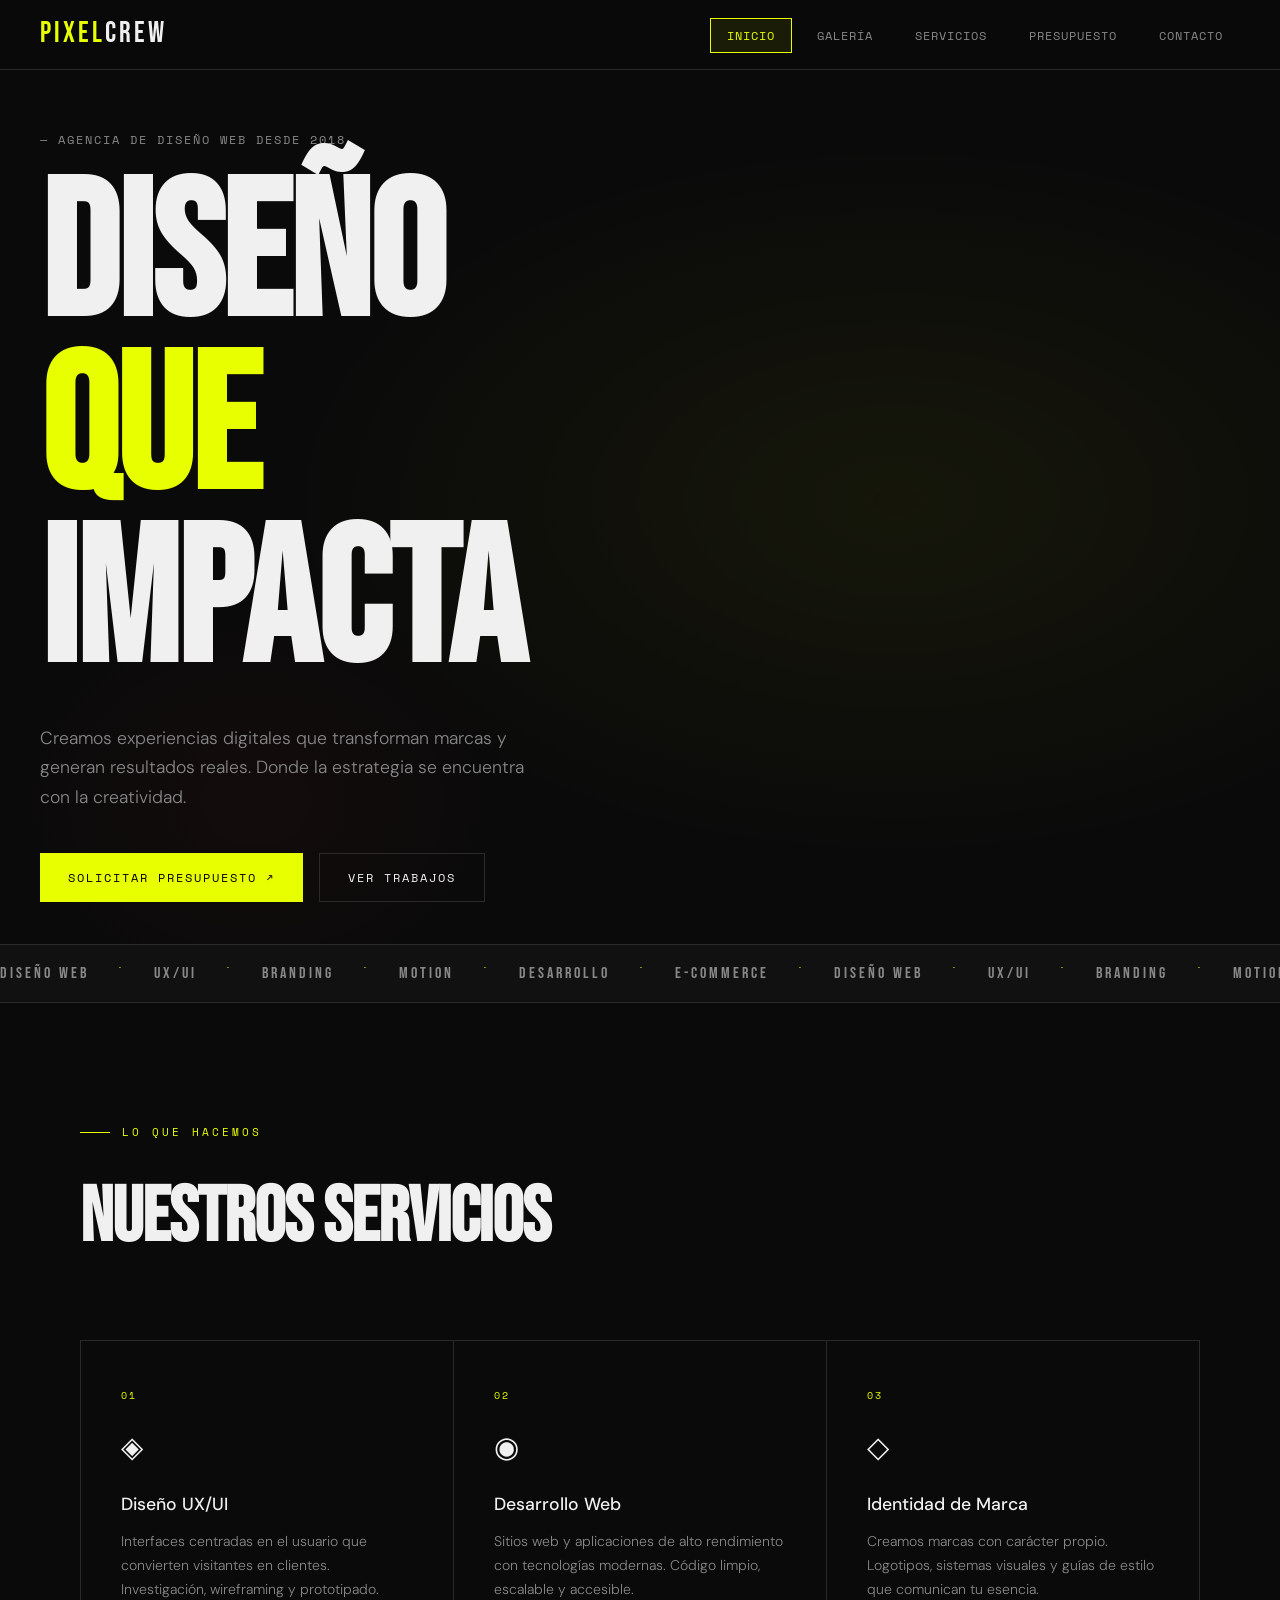
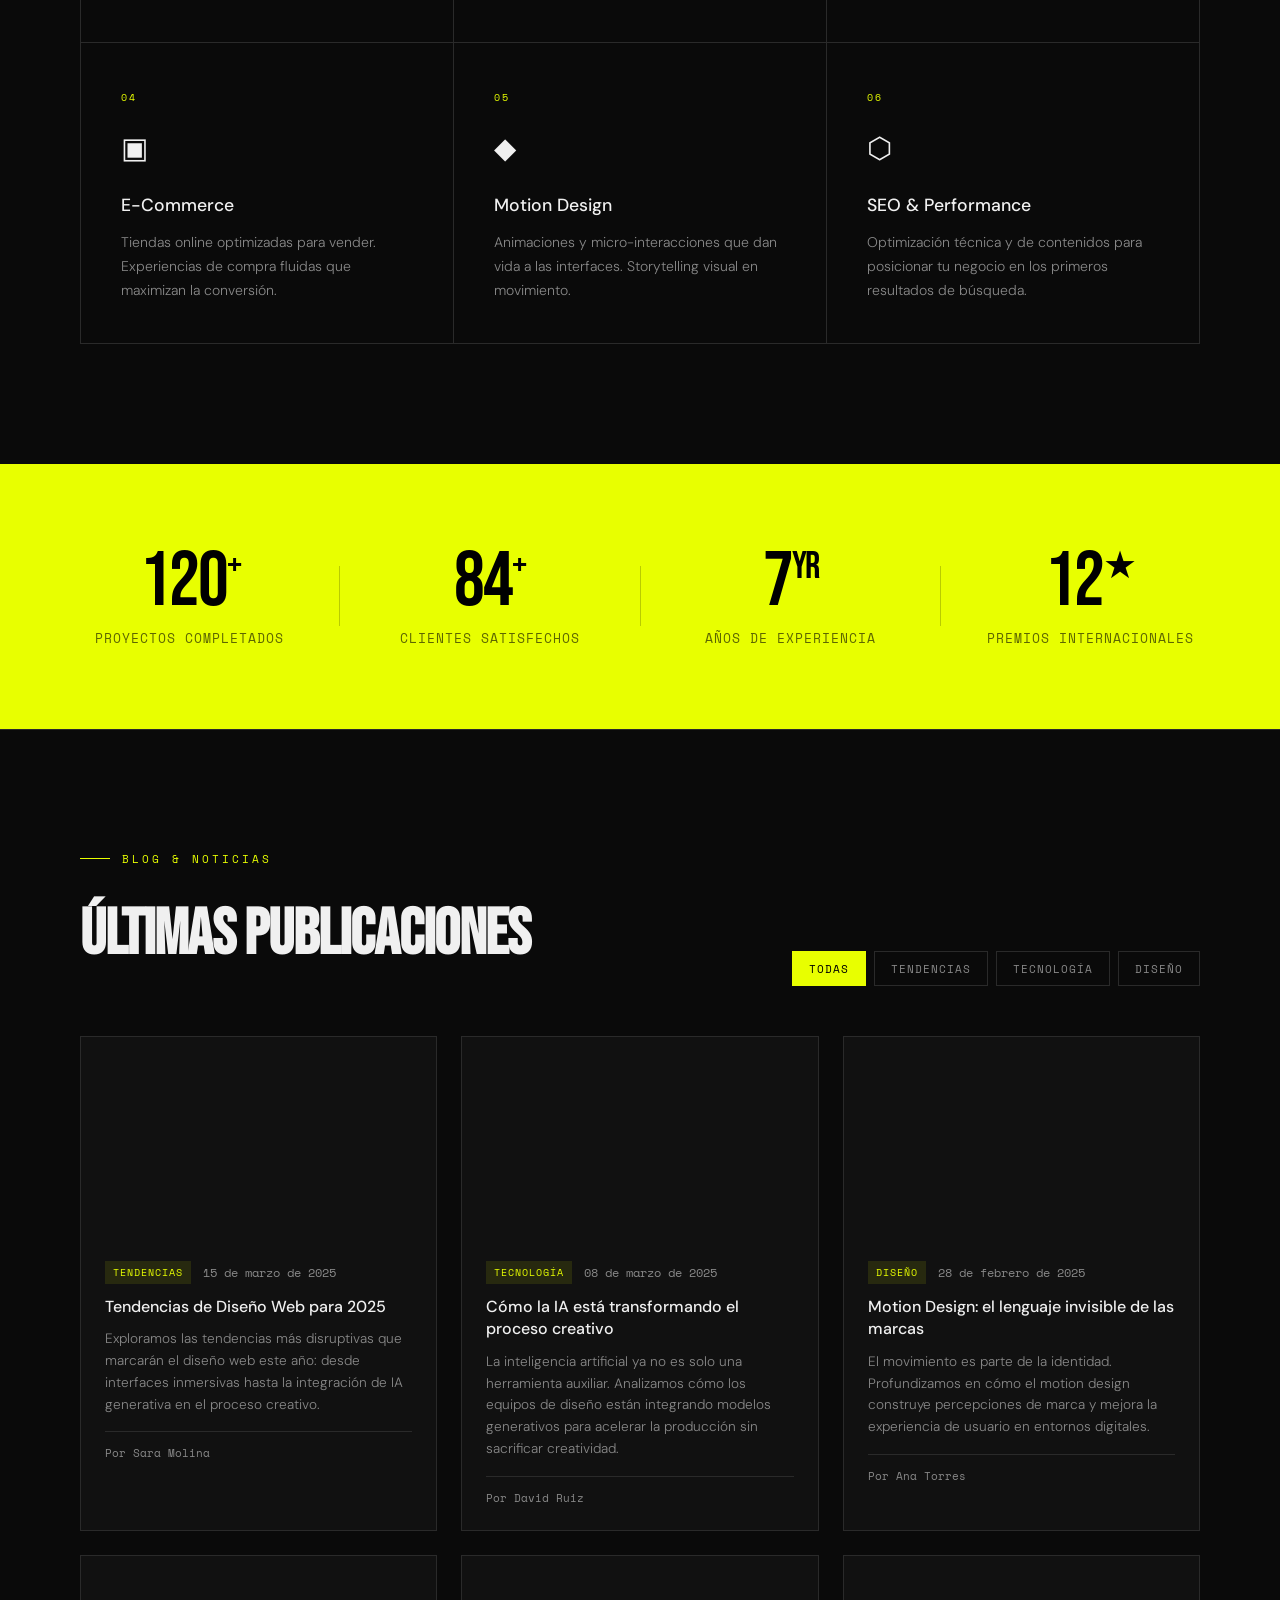
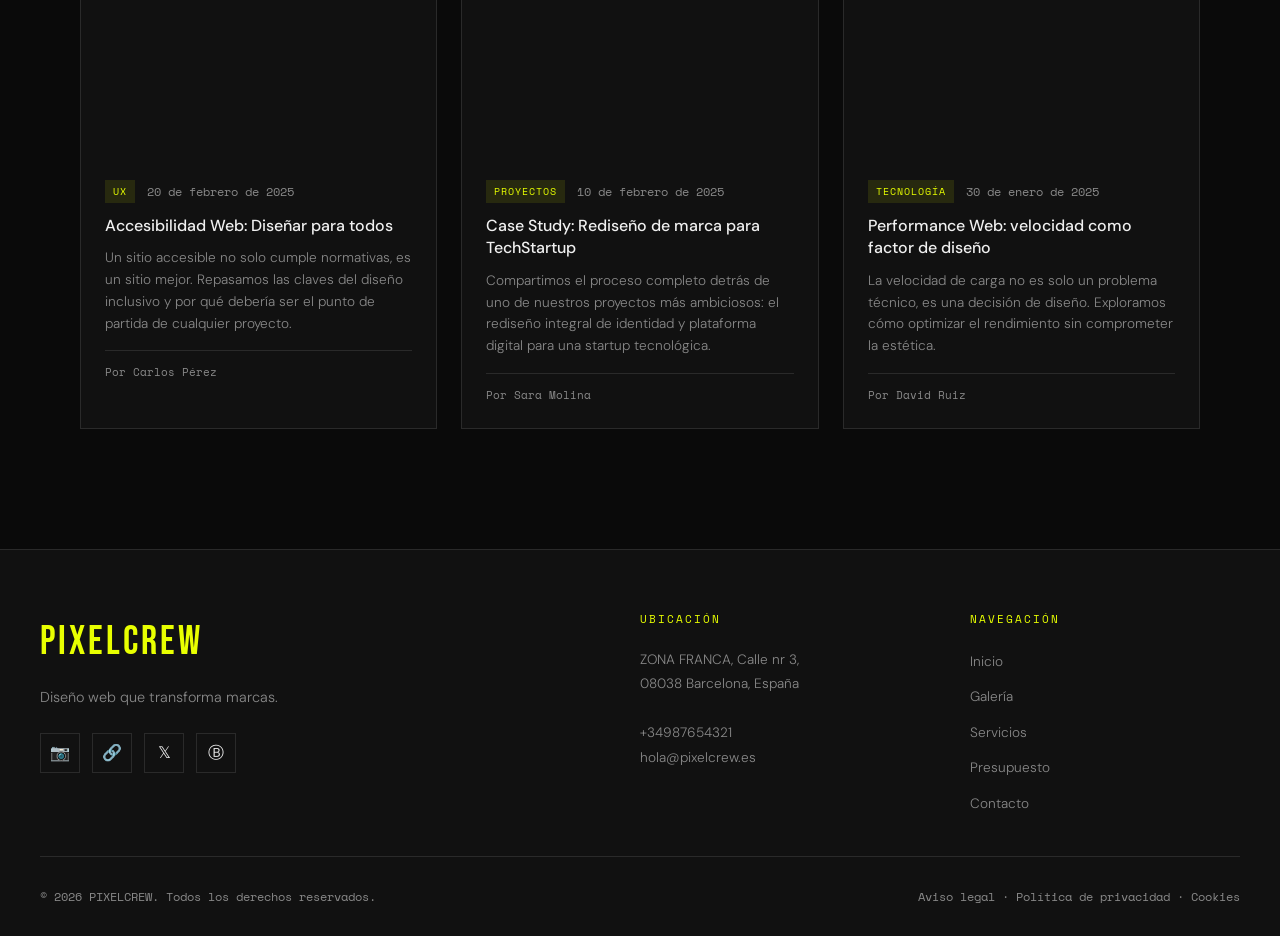
<file: index.html>
<!DOCTYPE html>
<html lang="es">
<head>
  <meta charset="UTF-8">
  <meta name="viewport" content="width=device-width, initial-scale=1.0">
  <meta name="description" content="PIXELCREW - Agencia de Diseño Web. Creamos experiencias digitales que transforman marcas.">
  <title>PIXELCREW | Agencia de Diseño Web</title>
  <link rel="stylesheet" href="css/styles.css">
  <link rel="stylesheet" href="css/index.css">

</head>
<body>

  <!-- NAVBAR -->
  <header>
    <nav class="navbar" aria-label="Navegación principal">
      <a href="index.html" class="navbar__logo" aria-label="PIXELCREW Inicio">PIXEL<span>CREW</span></a>
      <button class="navbar__toggle" id="navToggle" aria-label="Abrir menú" aria-expanded="false">
        <span></span><span></span><span></span>
      </button>
      <ul class="navbar__nav" id="navMenu">
        <li><a href="index.html" class="active">Inicio</a></li>
        <li><a href="views/galeria.html">Galería</a></li>
        <li><a href="views/servicios.html">Servicios</a></li>
        <li><a href="views/presupuesto.html">Presupuesto</a></li>
        <li><a href="views/contacto.html">Contacto</a></li>
      </ul>
    </nav>
  </header>

  <main>

    <!-- SECCIÓN 1: CABECERA -->
    <section class="hero" aria-label="Presentación">
      <div class="hero__noise"></div>
      <div class="hero__content">
        <p class="hero__label">— Agencia de Diseño Web desde 2018</p>
        <h1 class="hero__title">
          <span class="hero__title-line">DISEÑO</span>
          <span class="hero__title-line hero__title-line--accent">QUE</span>
          <span class="hero__title-line">IMPACTA</span>
        </h1>
        <p class="hero__sub">Creamos experiencias digitales que transforman marcas y generan resultados reales. Donde la estrategia se encuentra con la creatividad.</p>
        <div class="hero__actions">
          <a href="views/presupuesto.html" class="btn btn-primary">Solicitar presupuesto ↗</a>
          <a href="views/galeria.html" class="btn btn-outline">Ver trabajos</a>
        </div>
      </div>
      <div class="hero__ticker" aria-hidden="true">
        <div class="hero__ticker-track">
          <span>DISEÑO WEB</span><span>·</span>
          <span>UX/UI</span><span>·</span>
          <span>BRANDING</span><span>·</span>
          <span>MOTION</span><span>·</span>
          <span>DESARROLLO</span><span>·</span>
          <span>E-COMMERCE</span><span>·</span>
          <span>DISEÑO WEB</span><span>·</span>
          <span>UX/UI</span><span>·</span>
          <span>BRANDING</span><span>·</span>
          <span>MOTION</span><span>·</span>
          <span>DESARROLLO</span><span>·</span>
          <span>E-COMMERCE</span><span>·</span>
        </div>
      </div>
    </section>

    <!-- SECCIÓN 2: SERVICIOS -->
    <section class="services" aria-labelledby="services-title">
      <div class="container">
        <p class="section-label">Lo que hacemos</p>
        <h2 class="services__title" id="services-title">Nuestros servicios</h2>
        <ul class="services__grid">

          <li class="service-card">
            <a href="views/servicios.html#ux-ui" class="service-card__num" aria-label="Servicio 1: Diseño UX/UI">
              01
            </a>
            <div class="service-card__icon" aria-hidden="true">◈</div>
            <h3 class="service-card__title">Diseño UX/UI</h3>
            <p class="service-card__desc">Interfaces centradas en el usuario que convierten visitantes en clientes. Investigación, wireframing y prototipado.</p>
          </li>

          <li class="service-card">
            <a href="views/servicios.html#desarrollo-web" class="service-card__num" aria-label="Servicio 2: Desarrollo Web">02</a>
            <div class="service-card__icon" aria-hidden="true">◉</div>
            <h3 class="service-card__title">Desarrollo Web</h3>
            <p class="service-card__desc">Sitios web y aplicaciones de alto rendimiento con tecnologías modernas. Código limpio, escalable y accesible.</p>
          </li>

          <li class="service-card">
            <a href="views/servicios.html#identidad-de-marca" class="service-card__num" aria-label="Servicio 3: Identidad de Marca">03</a>
            <div class="service-card__icon" aria-hidden="true">◇</div>
            <h3 class="service-card__title">Identidad de Marca</h3>
            <p class="service-card__desc">Creamos marcas con carácter propio. Logotipos, sistemas visuales y guías de estilo que comunican tu esencia.</p>
          </li>

          <li class="service-card">
            <a href="views/servicios.html#e-commerce" class="service-card__num" aria-label="Servicio 4: E-Commerce">04</a>
            <div class="service-card__icon" aria-hidden="true">▣</div>
            <h3 class="service-card__title">E-Commerce</h3>
            <p class="service-card__desc">Tiendas online optimizadas para vender. Experiencias de compra fluidas que maximizan la conversión.</p>
          </li>

          <li class="service-card">
            <a href="views/servicios.html#motion-design" class="service-card__num" aria-label="Servicio 5: Motion Design">05</a>
            <div class="service-card__icon" aria-hidden="true">◆</div>
            <h3 class="service-card__title">Motion Design</h3>
            <p class="service-card__desc">Animaciones y micro-interacciones que dan vida a las interfaces. Storytelling visual en movimiento.</p>
          </li>

          <li class="service-card">
            <a href="views/servicios.html#seo-performance" class="service-card__num" aria-label="Servicio 6: SEO & Performance">06</a>
            <div class="service-card__icon" aria-hidden="true">⬡</div>
            <h3 class="service-card__title">SEO &amp; Performance</h3>
            <p class="service-card__desc">Optimización técnica y de contenidos para posicionar tu negocio en los primeros resultados de búsqueda.</p>
          </li>

        </ul>
      </div>
    </section>

    <!-- SECCIÓN 3: NÚMEROS -->
    <section class="stats" aria-labelledby="stats-title">
      <div class="container">
        <h2 class="visually-hidden" id="stats-title">Estadísticas de la agencia</h2>
        <div class="stats__grid">
          <div class="stats__item">
            <span class="stats__num">120<span class="stats__sym">+</span></span>
            <p class="stats__label">Proyectos completados</p>
          </div>
          <div class="stats__divider" aria-hidden="true"></div>
          <div class="stats__item">
            <span class="stats__num">84<span class="stats__sym">+</span></span>
            <p class="stats__label">Clientes satisfechos</p>
          </div>
          <div class="stats__divider" aria-hidden="true"></div>
          <div class="stats__item">
            <span class="stats__num">7<span class="stats__sym">yr</span></span>
            <p class="stats__label">Años de experiencia</p>
          </div>
          <div class="stats__divider" aria-hidden="true"></div>
          <div class="stats__item">
            <span class="stats__num">12<span class="stats__sym">★</span></span>
            <p class="stats__label">Premios internacionales</p>
          </div>
        </div>
      </div>
    </section>

    <!-- SECCIÓN 4: NOTICIAS (cargadas con Ajax/JSON) -->
    <section class="news" aria-labelledby="news-title">
      <div class="container">
        <p class="section-label">Blog &amp; Noticias</p>
        <div class="news__header">
          <h2 class="news__title" id="news-title">Últimas publicaciones</h2>
          <fieldset class="news__filters">
            <legend class="visually-hidden">Filtrar noticias</legend>
            <button class="news__filter active" data-filter="all">Todas</button>
            <button class="news__filter" data-filter="Tendencias">Tendencias</button>
            <button class="news__filter" data-filter="Tecnología">Tecnología</button>
            <button class="news__filter" data-filter="Diseño">Diseño</button>
          </fieldset>
        </div>

        <!-- Grid donde se insertan las noticias via JS -->
        <ul class="news__grid" id="newsGrid" aria-live="polite" aria-busy="true">
          <li class="news__loading" id="newsLoading">Cargando noticias...</li>
        </ul>
      </div>
    </section>

  </main>

  <!-- FOOTER -->
  <footer class="footer">
    <div class="footer__grid">
      <div>
        <p class="footer__brand-name">PIXELCREW</p>
        <p class="footer__tagline">Diseño web que transforma marcas.</p>
        <nav class="footer__social" aria-label="Redes sociales">
          <a href="#" aria-label="Instagram de PIXELCREW" title="Instagram">&#x1F4F7;</a>
          <a href="#" aria-label="LinkedIn de PIXELCREW" title="LinkedIn">&#x1F517;</a>
          <a href="#" aria-label="Twitter/X de PIXELCREW" title="X">&#x1D54F;</a>
          <a href="#" aria-label="Behance de PIXELCREW" title="Behance">&#x24B7;</a>
        </nav>
      </div>
      <div>
        <p class="footer__heading">Ubicación</p>
        <address class="footer__address">
          ZONA FRANCA, Calle nr 3,<br>
          08038 Barcelona, España<br><br>
          <a href="tel:+34987654321">+34987654321</a><br>
          <a href="mailto:hola@pixelcrew.es">hola@pixelcrew.es</a>
        </address>
      </div>
      <div>
        <p class="footer__heading">Navegación</p>
        <ul class="footer__links">
          <li><a href="index.html">Inicio</a></li>
          <li><a href="views/galeria.html">Galería</a></li>
          <li><a href="views/servicios.html">Servicios</a></li>
          <li><a href="views/presupuesto.html">Presupuesto</a></li>
          <li><a href="views/contacto.html">Contacto</a></li>
        </ul>
      </div>
    </div>
    <div class="footer__bottom">
      <p>© 2026 PIXELCREW. Todos los derechos reservados.</p>
      <p class="footer__legal">
        <a href="#">Aviso legal</a> · <a href="#">Política de privacidad</a> · <a href="#">Cookies</a>
      </p>
    </div>
  </footer>
<!-- SCRIPTS -->
  <script src="js/navbar.js"></script>
  <script src="js/noticias.js"></script>
</body>
</html>
</file>
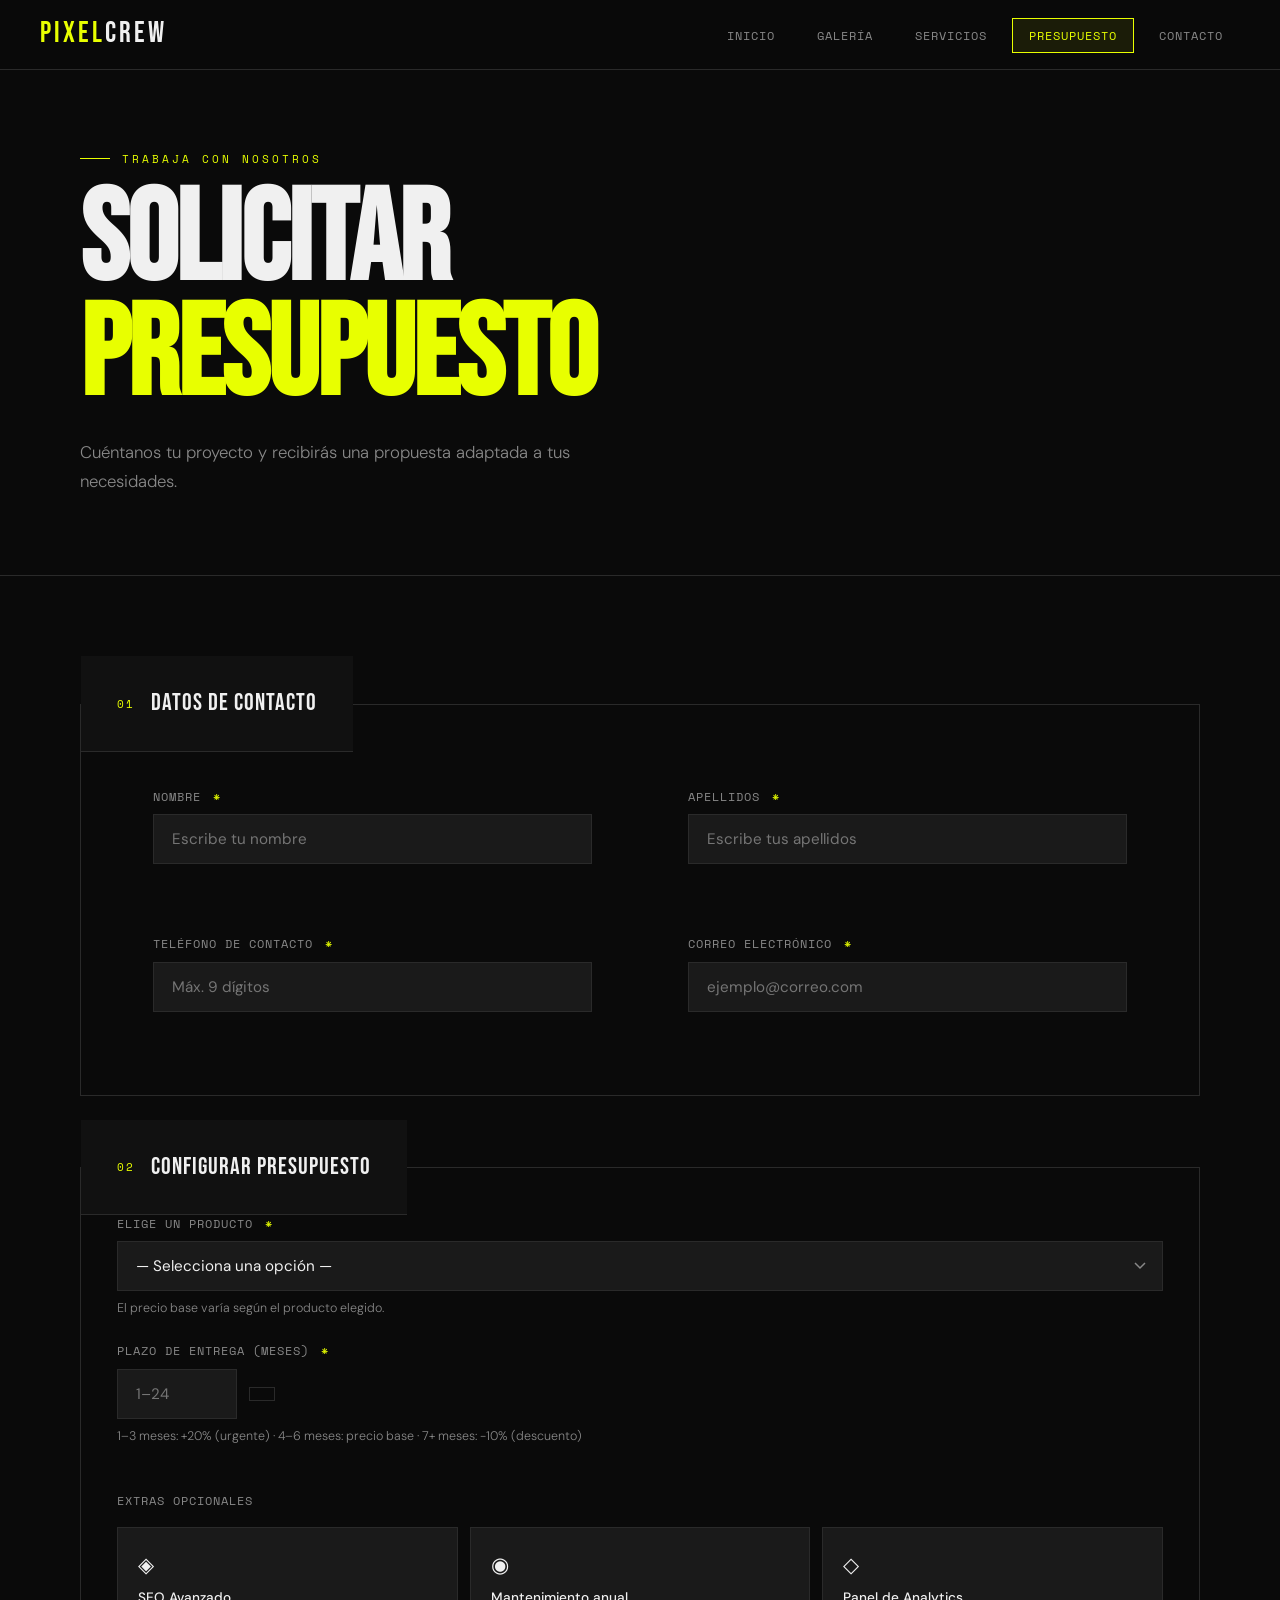
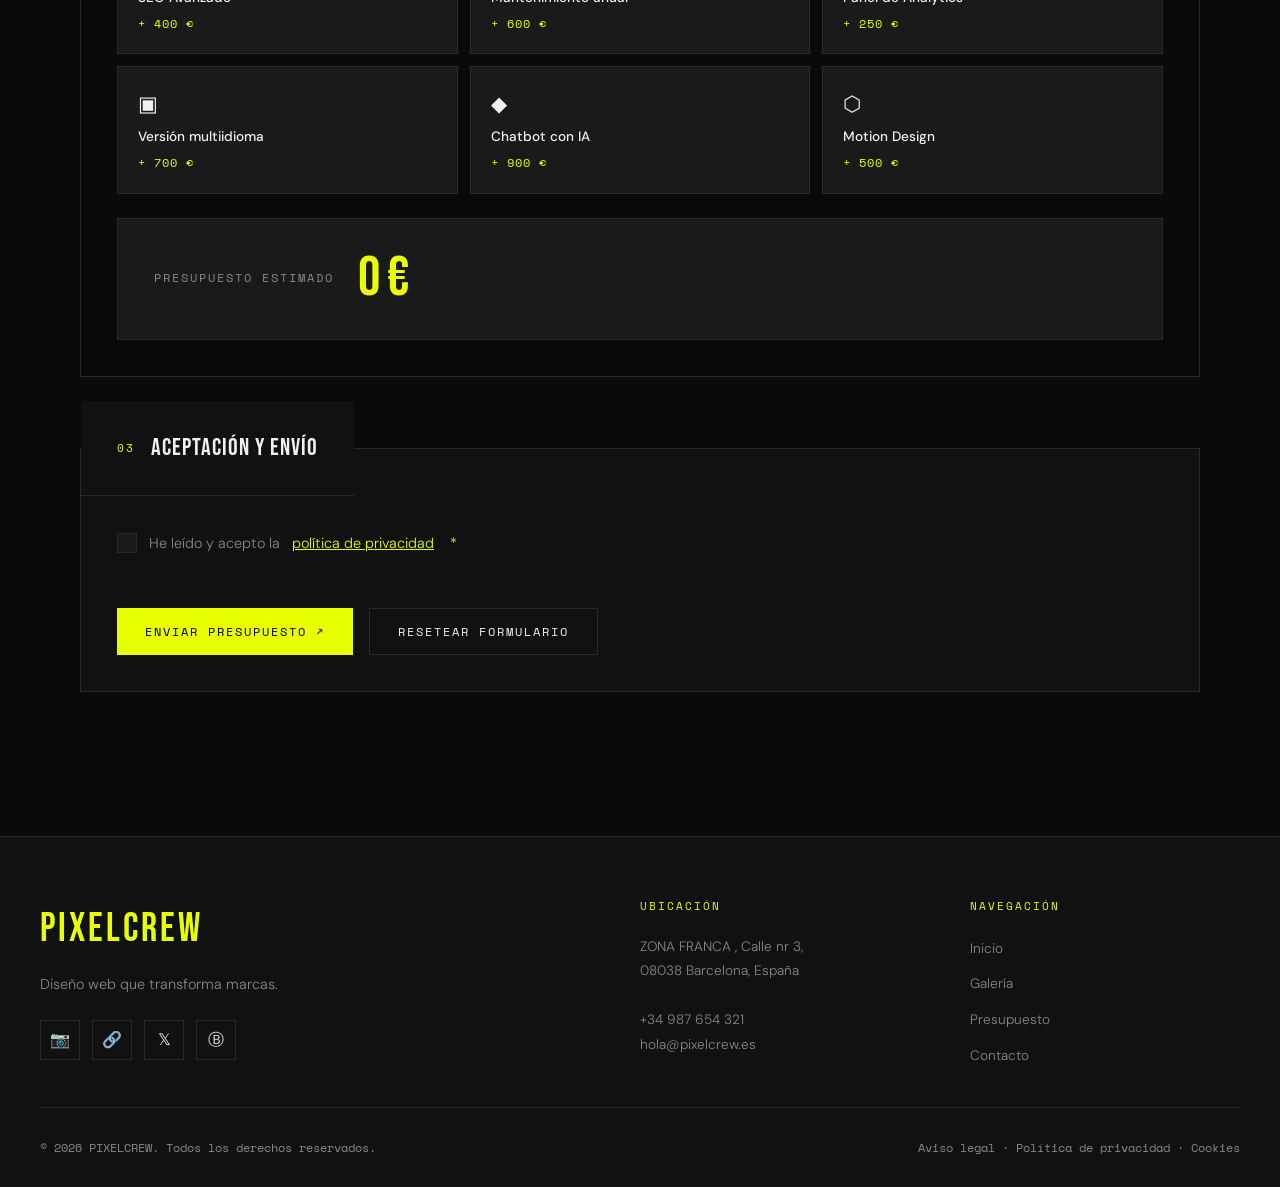
<file: views/presupuesto.html>
<!DOCTYPE html>
<html lang="es">
<head>
  <meta charset="UTF-8">
  <meta name="viewport" content="width=device-width, initial-scale=1.0">
  <meta name="description" content="Solicita un presupuesto personalizado a PIXELCREW - Agencia de Diseño Web.">
  <title>Presupuesto | PIXELCREW</title>
  <link rel="stylesheet" href="../css/styles.css">
  <link rel="stylesheet" href="../css/presupuesto.css">
</head>
<body>

  <!-- NAVBAR -->
  <header>
    <nav class="navbar" aria-label="Navegación principal">
      <a href="../index.html" class="navbar__logo" aria-label="PIXELCREW Inicio">PIXEL<span>CREW</span></a>
      <button class="navbar__toggle" id="navToggle" aria-label="Abrir menú" aria-expanded="false">
        <span></span><span></span><span></span>
      </button>
      <ul class="navbar__nav" id="navMenu">
        <li><a href="../index.html">Inicio</a></li>
        <li><a href="galeria.html">Galería</a></li>
        <li><a href="servicios.html">Servicios</a></li>
        <li><a href="presupuesto.html" class="active">Presupuesto</a></li>
        <li><a href="contacto.html">Contacto</a></li>
      </ul>
    </nav>
  </header>

  <main>

    <!-- CABECERA -->
    <section class="page-hero" aria-labelledby="page-title">
      <div class="container">
        <p class="section-label">Trabaja con nosotros</p>
        <h1 class="page-hero__title" id="page-title">Solicitar<br><span>Presupuesto</span></h1>
        <p class="page-hero__sub">Cuéntanos tu proyecto y recibirás una propuesta adaptada a tus necesidades.</p>
      </div>
    </section>

    <!-- FORMULARIO -->
    <section class="form-section" aria-labelledby="form-title">
      <div class="container">
        <h2 class="visually-hidden" id="form-title">Formulario de solicitud de presupuesto</h2>

        <!-- Mensaje de éxito (oculto por defecto) -->
        <div class="form-success" id="formSuccess" hidden role="alert" aria-live="assertive">
          <span class="form-success__icon" aria-hidden="true">✓</span>
          <h3>¡Formulario enviado con éxito!</h3>
          <p>Nos pondremos en contacto contigo en menos de 24 horas.</p>
        </div>

        <div class="budget-form" id="budgetForm">

          <!-- PARTE 1: DATOS DE CONTACTO -->
          <fieldset class="form-group">
            <legend class="form-group__title">
              <span class="form-group__num" aria-hidden="true">01</span>
              Datos de contacto
            </legend>

            <div class="form-row">

              <div class="form-field">
                <label class="form-label" for="nombre">
                  Nombre <span class="form-label__req" aria-hidden="true">*</span>
                  <span class="sr-only">(obligatorio)</span>
                </label>
                <input
                  class="form-input"
                  type="text"
                  id="nombre"
                  name="nombre"
                  placeholder="Escribe tu nombre"
                  maxlength="15"
                  autocomplete="given-name"
                  aria-describedby="nombre-error"
                  aria-required="true"
                >
                <span class="form-error" id="nombre-error" role="alert" aria-live="polite"></span>
              </div>

              <div class="form-field">
                <label class="form-label" for="apellidos">
                  Apellidos <span class="form-label__req" aria-hidden="true">*</span>
                  <span class="sr-only">(obligatorio)</span>
                </label>
                <input
                  class="form-input"
                  type="text"
                  id="apellidos"
                  name="apellidos"
                  placeholder="Escribe tus apellidos"
                  maxlength="40"
                  autocomplete="family-name"
                  aria-describedby="apellidos-error"
                  aria-required="true"
                >
                <span class="form-error" id="apellidos-error" role="alert" aria-live="polite"></span>
              </div>

              <div class="form-field">
                <label class="form-label" for="telefono">
                  Teléfono de contacto <span class="form-label__req" aria-hidden="true">*</span>
                  <span class="sr-only">(obligatorio)</span>
                </label>
                <input
                  class="form-input"
                  type="tel"
                  id="telefono"
                  name="telefono"
                  placeholder="Máx. 9 dígitos"
                  maxlength="9"
                  autocomplete="tel"
                  aria-describedby="telefono-error"
                  aria-required="true"
                >
                <span class="form-error" id="telefono-error" role="alert" aria-live="polite"></span>
              </div>

              <div class="form-field">
                <label class="form-label" for="email">
                  Correo electrónico <span class="form-label__req" aria-hidden="true">*</span>
                  <span class="sr-only">(obligatorio)</span>
                </label>
                <input
                  class="form-input"
                  type="email"
                  id="email"
                  name="email"
                  placeholder="ejemplo@correo.com"
                  autocomplete="email"
                  aria-describedby="email-error"
                  aria-required="true"
                >
                <span class="form-error" id="email-error" role="alert" aria-live="polite"></span>
              </div>

            </div>
          </fieldset>

          <!-- PARTE 2: PRESUPUESTO -->
          <fieldset class="form-group">
            <legend class="form-group__title">
              <span class="form-group__num" aria-hidden="true">02</span>
              Configurar presupuesto
            </legend>

            <!-- Producto -->
            <div class="form-field">
              <label class="form-label" for="producto">
                Elige un producto <span class="form-label__req" aria-hidden="true">*</span>
                <span class="sr-only">(obligatorio)</span>
              </label>
              <select
                class="form-input form-select"
                id="producto"
                name="producto"
                aria-describedby="producto-hint"
                aria-required="true"
              >
                <option value="">— Selecciona una opción —</option>
                <option value="landing" data-price="800">Landing Page — 800 €</option>
                <option value="corporativa" data-price="2000">Web Corporativa — 2.000 €</option>
                <option value="ecommerce" data-price="4500">Tienda Online — 4.500 €</option>
                <option value="webapp" data-price="8000">Aplicación Web — 8.000 €</option>
              </select>
              <span class="form-hint" id="producto-hint">El precio base varía según el producto elegido.</span>
            </div>

            <!-- Plazo -->
            <div class="form-field">
              <label class="form-label" for="plazo">
                Plazo de entrega (meses)
                <span class="form-label__req" aria-hidden="true">*</span>
                <span class="sr-only">(obligatorio)</span>
              </label>
              <div class="plazo-wrap">
                <input
                  class="form-input form-number"
                  type="number"
                  id="plazo"
                  name="plazo"
                  min="1"
                  max="24"
                  placeholder="1–24"
                  aria-describedby="plazo-hint plazo-error"
                  aria-required="true"
                >
                <span class="plazo-badge" id="plazoBadge" aria-live="polite"></span>
              </div>
              <span class="form-hint" id="plazo-hint">
                1–3 meses: +20% (urgente) · 4–6 meses: precio base · 7+ meses: −10% (descuento)
              </span>
              <span class="form-error" id="plazo-error" role="alert" aria-live="polite"></span>
            </div>

            <!-- Extras -->
            <fieldset class="form-field extras-group">
              <legend class="form-label">Extras opcionales</legend>
              <div class="extras-grid">

                <label class="extra-option">
                  <input type="checkbox" name="extras" value="seo" data-price="400" class="extra-check">
                  <span class="extra-box">
                    <span class="extra-icon" aria-hidden="true">◈</span>
                    <span class="extra-name">SEO Avanzado</span>
                    <span class="extra-price">+ 400 €</span>
                  </span>
                </label>

                <label class="extra-option">
                  <input type="checkbox" name="extras" value="mantenimiento" data-price="600" class="extra-check">
                  <span class="extra-box">
                    <span class="extra-icon" aria-hidden="true">◉</span>
                    <span class="extra-name">Mantenimiento anual</span>
                    <span class="extra-price">+ 600 €</span>
                  </span>
                </label>

                <label class="extra-option">
                  <input type="checkbox" name="extras" value="analytics" data-price="250" class="extra-check">
                  <span class="extra-box">
                    <span class="extra-icon" aria-hidden="true">◇</span>
                    <span class="extra-name">Panel de Analytics</span>
                    <span class="extra-price">+ 250 €</span>
                  </span>
                </label>

                <label class="extra-option">
                  <input type="checkbox" name="extras" value="multiidioma" data-price="700" class="extra-check">
                  <span class="extra-box">
                    <span class="extra-icon" aria-hidden="true">▣</span>
                    <span class="extra-name">Versión multiidioma</span>
                    <span class="extra-price">+ 700 €</span>
                  </span>
                </label>

                <label class="extra-option">
                  <input type="checkbox" name="extras" value="chatbot" data-price="900" class="extra-check">
                  <span class="extra-box">
                    <span class="extra-icon" aria-hidden="true">◆</span>
                    <span class="extra-name">Chatbot con IA</span>
                    <span class="extra-price">+ 900 €</span>
                  </span>
                </label>

                <label class="extra-option">
                  <input type="checkbox" name="extras" value="motion" data-price="500" class="extra-check">
                  <span class="extra-box">
                    <span class="extra-icon" aria-hidden="true">⬡</span>
                    <span class="extra-name">Motion Design</span>
                    <span class="extra-price">+ 500 €</span>
                  </span>
                </label>

              </div>
            </fieldset>

            <!-- Presupuesto estimado (se actualiza en tiempo real) -->
            <div class="budget-display" aria-live="polite" aria-atomic="true">
              <div class="budget-display__label">Presupuesto estimado</div>
              <div class="budget-display__amount" id="budgetAmount">0 €</div>
              <div class="budget-display__breakdown" id="budgetBreakdown"></div>
            </div>

          </fieldset>

          <!-- PARTE 3: CONDICIONES Y ENVÍO -->
          <fieldset class="form-group form-group--submit">
            <legend class="form-group__title">
              <span class="form-group__num" aria-hidden="true">03</span>
              Aceptación y envío
            </legend>

            <div class="privacy-check">
              <label class="checkbox-label" for="privacidad">
                <input
                  type="checkbox"
                  id="privacidad"
                  name="privacidad"
                  aria-describedby="privacidad-error"
                  aria-required="true"
                >
                <span class="checkbox-custom" aria-hidden="true"></span>
                He leído y acepto la
                <a href="#" class="privacy-link">política de privacidad</a>
                <span class="form-label__req" aria-hidden="true">*</span>
              </label>
              <span class="form-error" id="privacidad-error" role="alert" aria-live="polite"></span>
            </div>

            <div class="form-actions">
              <button type="button" class="btn btn-primary" id="submitBtn">
                Enviar presupuesto ↗
              </button>
              <button type="button" class="btn btn-outline" id="resetBtn">
                Resetear formulario
              </button>
            </div>

          </fieldset>

        </div><!-- /budget-form -->
      </div>
    </section>

  </main>

  <!-- FOOTER -->
  <footer class="footer">
    <div class="footer__grid">
      <div>
        <p class="footer__brand-name">PIXELCREW</p>
        <p class="footer__tagline">Diseño web que transforma marcas.</p>
        <nav class="footer__social" aria-label="Redes sociales">
          <a href="#" aria-label="Instagram de PIXELCREW" title="Instagram">&#x1F4F7;</a>
          <a href="#" aria-label="LinkedIn de PIXELCREW" title="LinkedIn">&#x1F517;</a>
          <a href="#" aria-label="Twitter/X de PIXELCREW" title="X">&#x1D54F;</a>
          <a href="#" aria-label="Behance de PIXELCREW" title="Behance">&#x24B7;</a>
        </nav>
      </div>
      <div>
        <p class="footer__heading">Ubicación</p>
        <address class="footer__address">
            ZONA FRANCA , Calle nr 3,<br>
          08038 Barcelona, España<br><br>
          <a href="tel:+34987654321">+34 987 654 321</a><br>
          <a href="mailto:hola@pixelcrew.es">hola@pixelcrew.es</a>
        </address>
      </div>
      <div>
        <p class="footer__heading">Navegación</p>
        <ul class="footer__links">
          <li><a href="../index.html">Inicio</a></li>
          <li><a href="galeria.html">Galería</a></li>
          <li><a href="presupuesto.html">Presupuesto</a></li>
          <li><a href="contacto.html">Contacto</a></li>
        </ul>
      </div>
    </div>
    <div class="footer__bottom">
      <p>© 2026 PIXELCREW. Todos los derechos reservados.</p>
      <p class="footer__legal">
        <a href="#">Aviso legal</a> · <a href="#">Política de privacidad</a> · <a href="#">Cookies</a>
      </p>
    </div>
  </footer>
<!-- SCRIPTS -->
  <script src="../js/navbar.js"></script>
  <script src="../js/presupuesto.js"></script>
</body>
</html>
</file>
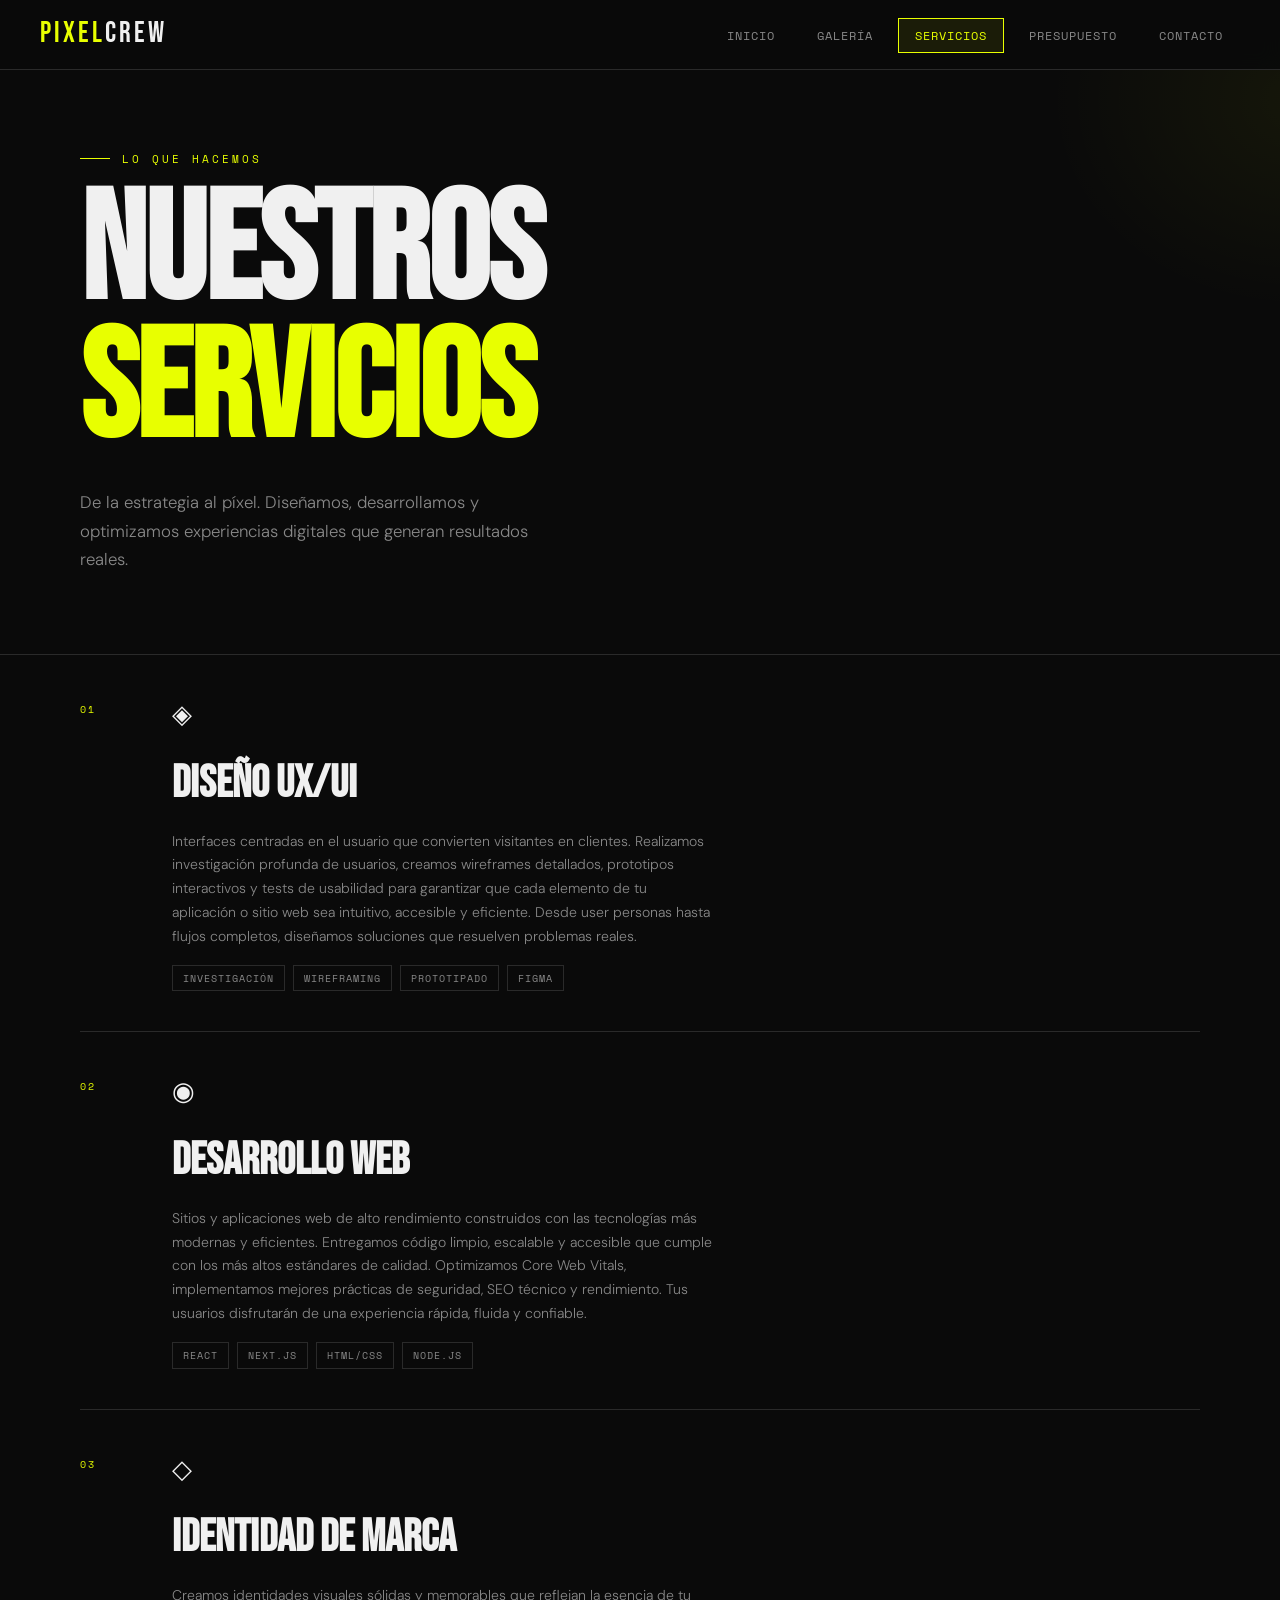
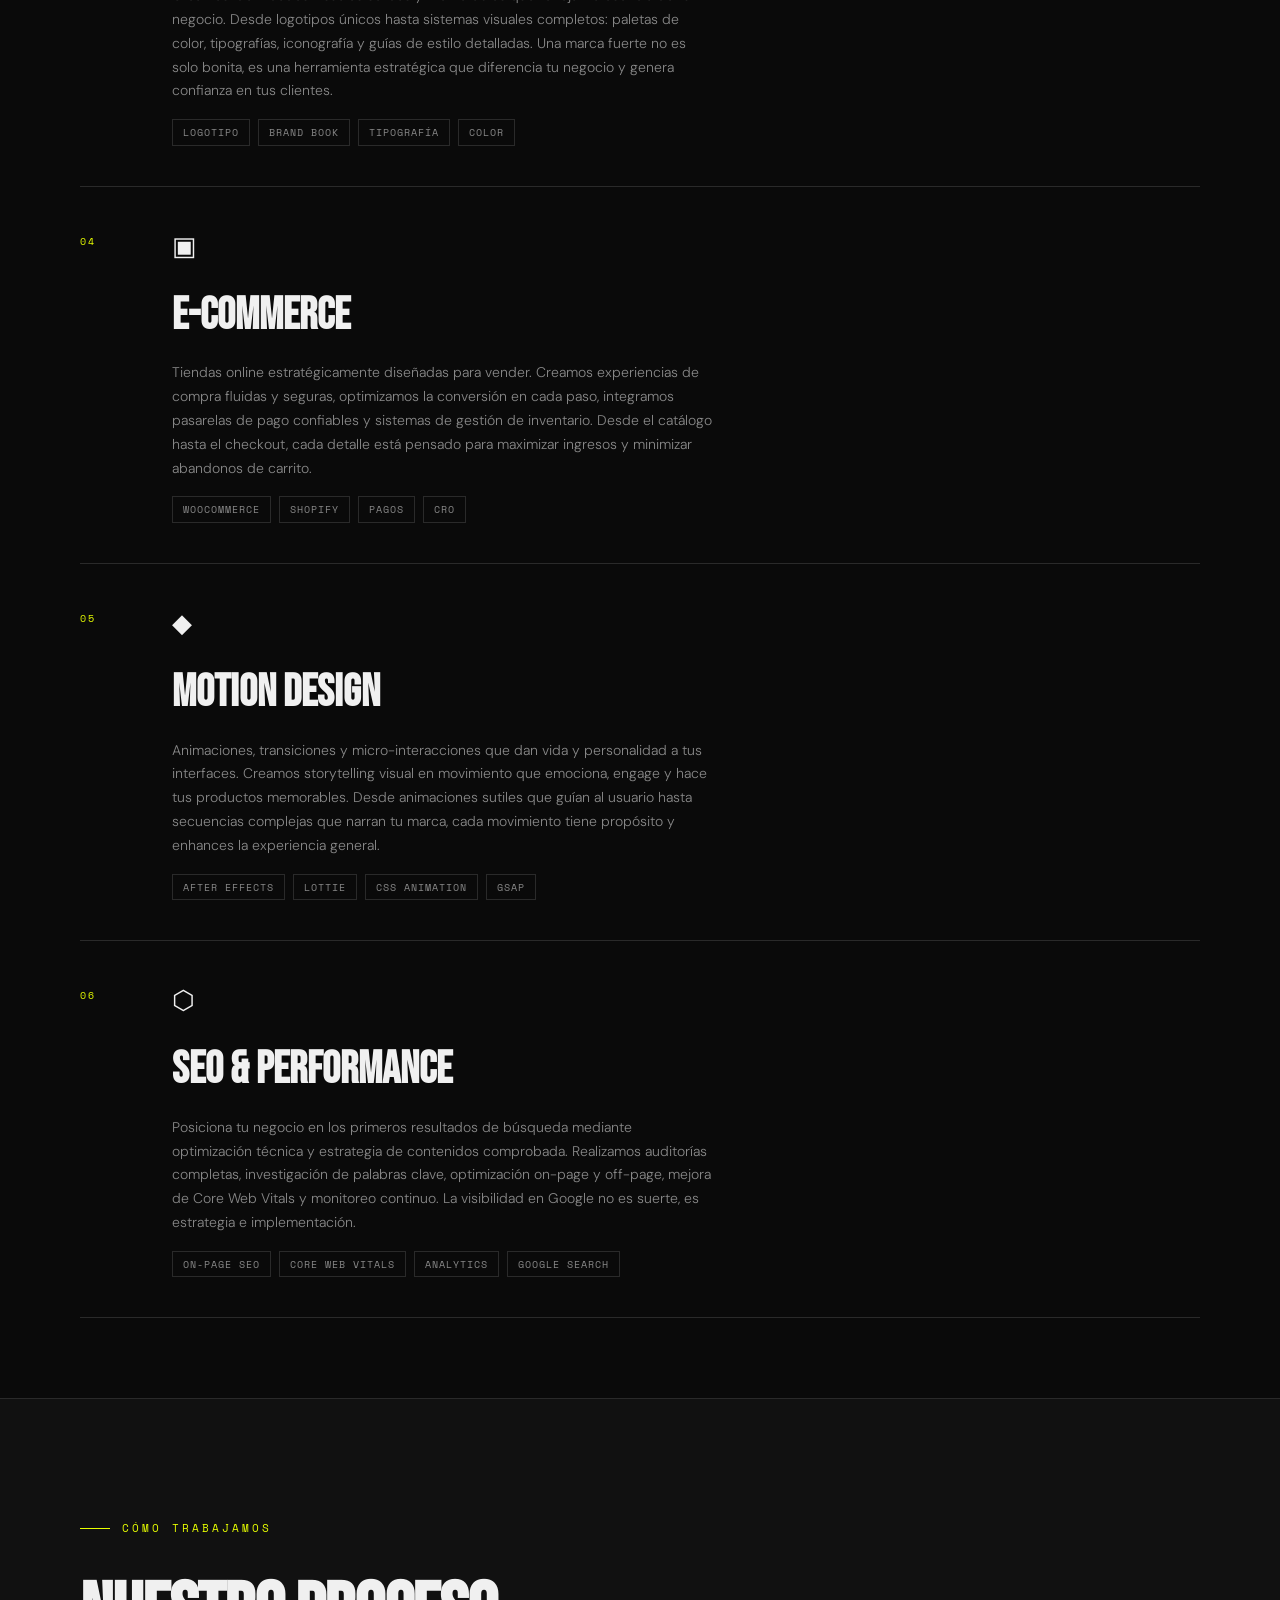
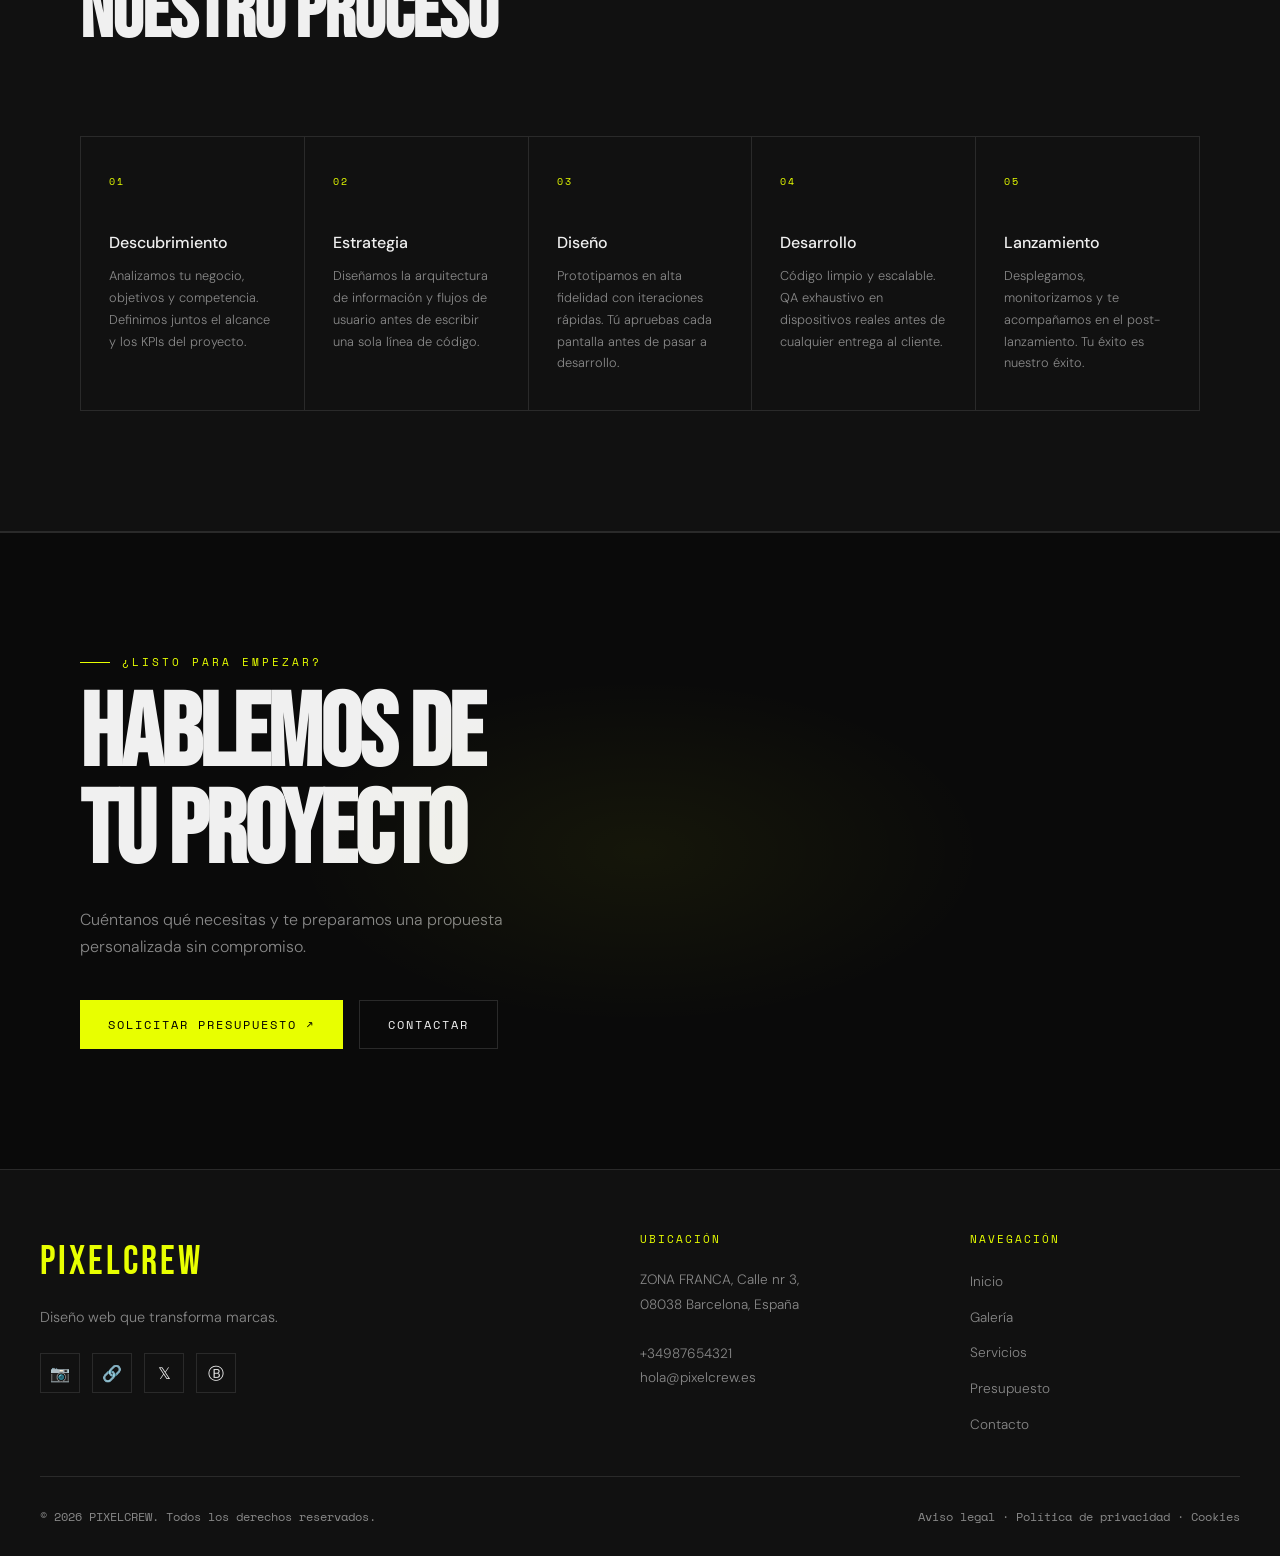
<file: views/servicios.html>
<!DOCTYPE html>
<html lang="es">
<head>
  <meta charset="UTF-8">
  <meta name="viewport" content="width=device-width, initial-scale=1.0">
  <meta name="description" content="Servicios de PIXELCREW - Agencia de Diseño Web. UX/UI, Desarrollo Web, Branding, E-Commerce, Motion Design y SEO.">
  <title>Servicios | PIXELCREW</title>
  <link rel="stylesheet" href="../css/styles.css">
  <link rel="stylesheet" href="../css/servicios.css">
</head>
<body>

  <!-- NAVBAR -->
  <header>
    <nav class="navbar" aria-label="Navegación principal">
      <a href="../index.html" class="navbar__logo" aria-label="PIXELCREW Inicio">PIXEL<span>CREW</span></a>
      <button class="navbar__toggle" id="navToggle" aria-label="Abrir menú" aria-expanded="false">
        <span></span><span></span><span></span>
      </button>
      <ul class="navbar__nav" id="navMenu">
        <li><a href="../index.html">Inicio</a></li>
        <li><a href="galeria.html">Galería</a></li>
        <li><a href="servicios.html" class="active">Servicios</a></li>
        <li><a href="presupuesto.html">Presupuesto</a></li>
        <li><a href="contacto.html">Contacto</a></li>
      </ul>
    </nav>
  </header>

  <main>

    <!-- CABECERA -->
    <section class="page-hero" aria-labelledby="page-title">
      <div class="container">
        <p class="section-label">Lo que hacemos</p>
        <h1 class="page-hero__title" id="page-title">Nuestros<br><span>Servicios</span></h1>
        <p class="page-hero__sub">De la estrategia al píxel. Diseñamos, desarrollamos y optimizamos experiencias digitales que generan resultados reales.</p>
      </div>
    </section>

    <!-- LISTA DE SERVICIOS -->
    <section class="srv-list" aria-labelledby="srv-title">
      <h2 class="visually-hidden" id="srv-title">Lista de servicios</h2>
      <div class="container">

        <a href="presupuesto.html" class="srv-row" id="ux-ui" aria-label="Solicitar presupuesto para Diseño UX/UI">
          <span class="srv-row__num">01</span>
          <div class="srv-row__body">
            <span class="srv-row__icon" aria-hidden="true">◈</span>
            <h3 class="srv-row__title">Diseño UX/UI</h3>
            <p class="srv-row__desc">Interfaces centradas en el usuario que convierten visitantes en clientes. Realizamos investigación profunda de usuarios, creamos wireframes detallados, prototipos interactivos y tests de usabilidad para garantizar que cada elemento de tu aplicación o sitio web sea intuitivo, accesible y eficiente. Desde user personas hasta flujos completos, diseñamos soluciones que resuelven problemas reales.</p>
            <div class="srv-row__tags">
              <span>Investigación</span><span>Wireframing</span><span>Prototipado</span><span>Figma</span>
            </div>
          </div>
          <span class="srv-row__arrow" aria-hidden="true">→</span>
        </a>

        <a href="presupuesto.html" class="srv-row" id="desarrollo-web" aria-label="Solicitar presupuesto para Desarrollo Web">
          <span class="srv-row__num">02</span>
          <div class="srv-row__body">
            <span class="srv-row__icon" aria-hidden="true">◉</span>
            <h3 class="srv-row__title">Desarrollo Web</h3>
            <p class="srv-row__desc">Sitios y aplicaciones web de alto rendimiento construidos con las tecnologías más modernas y eficientes. Entregamos código limpio, escalable y accesible que cumple con los más altos estándares de calidad. Optimizamos Core Web Vitals, implementamos mejores prácticas de seguridad, SEO técnico y rendimiento. Tus usuarios disfrutarán de una experiencia rápida, fluida y confiable.</p>
            <div class="srv-row__tags">
              <span>React</span><span>Next.js</span><span>HTML/CSS</span><span>Node.js</span>
            </div>
          </div>
          <span class="srv-row__arrow" aria-hidden="true">→</span>
        </a>

        <a href="presupuesto.html" class="srv-row" id="identidad-de-marca" aria-label="Solicitar presupuesto para Identidad de Marca">
          <span class="srv-row__num">03</span>
          <div class="srv-row__body">
            <span class="srv-row__icon" aria-hidden="true">◇</span>
            <h3 class="srv-row__title">Identidad de Marca</h3>
            <p class="srv-row__desc">Creamos identidades visuales sólidas y memorables que reflejan la esencia de tu negocio. Desde logotipos únicos hasta sistemas visuales completos: paletas de color, tipografías, iconografía y guías de estilo detalladas. Una marca fuerte no es solo bonita, es una herramienta estratégica que diferencia tu negocio y genera confianza en tus clientes.</p>
            <div class="srv-row__tags">
              <span>Logotipo</span><span>Brand Book</span><span>Tipografía</span><span>Color</span>
            </div>
          </div>
          <span class="srv-row__arrow" aria-hidden="true">→</span>
        </a>

        <a href="presupuesto.html" class="srv-row" id="e-commerce" aria-label="Solicitar presupuesto para E-Commerce">
          <span class="srv-row__num">04</span>
          <div class="srv-row__body">
            <span class="srv-row__icon" aria-hidden="true">▣</span>
            <h3 class="srv-row__title">E-Commerce</h3>
            <p class="srv-row__desc">Tiendas online estratégicamente diseñadas para vender. Creamos experiencias de compra fluidas y seguras, optimizamos la conversión en cada paso, integramos pasarelas de pago confiables y sistemas de gestión de inventario. Desde el catálogo hasta el checkout, cada detalle está pensado para maximizar ingresos y minimizar abandonos de carrito.</p>
            <div class="srv-row__tags">
              <span>WooCommerce</span><span>Shopify</span><span>Pagos</span><span>CRO</span>
            </div>
          </div>
          <span class="srv-row__arrow" aria-hidden="true">→</span>
        </a>

        <a href="presupuesto.html" class="srv-row" id="motion-design" aria-label="Solicitar presupuesto para Motion Design">
          <span class="srv-row__num">05</span>
          <div class="srv-row__body">
            <span class="srv-row__icon" aria-hidden="true">◆</span>
            <h3 class="srv-row__title">Motion Design</h3>
            <p class="srv-row__desc">Animaciones, transiciones y micro-interacciones que dan vida y personalidad a tus interfaces. Creamos storytelling visual en movimiento que emociona, engage y hace tus productos memorables. Desde animaciones sutiles que guían al usuario hasta secuencias complejas que narran tu marca, cada movimiento tiene propósito y enhances la experiencia general.</p>
            <div class="srv-row__tags">
              <span>After Effects</span><span>Lottie</span><span>CSS Animation</span><span>GSAP</span>
            </div>
          </div>
          <span class="srv-row__arrow" aria-hidden="true">→</span>
        </a>

        <a href="presupuesto.html" class="srv-row" id="seo-performance" aria-label="Solicitar presupuesto para SEO y Performance">
          <span class="srv-row__num">06</span>
          <div class="srv-row__body">
            <span class="srv-row__icon" aria-hidden="true">⬡</span>
            <h3 class="srv-row__title">SEO &amp; Performance</h3>
            <p class="srv-row__desc">Posiciona tu negocio en los primeros resultados de búsqueda mediante optimización técnica y estrategia de contenidos comprobada. Realizamos auditorías completas, investigación de palabras clave, optimización on-page y off-page, mejora de Core Web Vitals y monitoreo continuo. La visibilidad en Google no es suerte, es estrategia e implementación.</p>
            <div class="srv-row__tags">
              <span>On-Page SEO</span><span>Core Web Vitals</span><span>Analytics</span><span>Google Search</span>
            </div>
          </div>
          <span class="srv-row__arrow" aria-hidden="true">→</span>
        </a>

      </div>
    </section>

    <!-- PROCESO DE TRABAJO -->
    <section class="process" aria-labelledby="process-title">
      <div class="container">
        <p class="section-label">Cómo trabajamos</p>
        <h2 class="process__title" id="process-title">Nuestro Proceso</h2>
        <div class="process__grid">

          <div class="process-step">
            <span class="process-step__num">01</span>
            <h3 class="process-step__title">Descubrimiento</h3>
            <p class="process-step__desc">Analizamos tu negocio, objetivos y competencia. Definimos juntos el alcance y los KPIs del proyecto.</p>
          </div>

          <div class="process-step">
            <span class="process-step__num">02</span>
            <h3 class="process-step__title">Estrategia</h3>
            <p class="process-step__desc">Diseñamos la arquitectura de información y flujos de usuario antes de escribir una sola línea de código.</p>
          </div>

          <div class="process-step">
            <span class="process-step__num">03</span>
            <h3 class="process-step__title">Diseño</h3>
            <p class="process-step__desc">Prototipamos en alta fidelidad con iteraciones rápidas. Tú apruebas cada pantalla antes de pasar a desarrollo.</p>
          </div>

          <div class="process-step">
            <span class="process-step__num">04</span>
            <h3 class="process-step__title">Desarrollo</h3>
            <p class="process-step__desc">Código limpio y escalable. QA exhaustivo en dispositivos reales antes de cualquier entrega al cliente.</p>
          </div>

          <div class="process-step">
            <span class="process-step__num">05</span>
            <h3 class="process-step__title">Lanzamiento</h3>
            <p class="process-step__desc">Desplegamos, monitorizamos y te acompañamos en el post-lanzamiento. Tu éxito es nuestro éxito.</p>
          </div>

        </div>
      </div>
    </section>

    <!-- CTA FINAL -->
    <section class="srv-cta" aria-labelledby="cta-title">
      <div class="container">
        <p class="section-label">¿Listo para empezar?</p>
        <h2 class="srv-cta__title" id="cta-title">Hablemos de<br>Tu Proyecto</h2>
        <p class="srv-cta__sub">Cuéntanos qué necesitas y te preparamos una propuesta personalizada sin compromiso.</p>
        <div class="srv-cta__btns">
          <a href="presupuesto.html" class="btn btn-primary">Solicitar presupuesto ↗</a>
          <a href="contacto.html" class="btn btn-outline">Contactar</a>
        </div>
      </div>
    </section>

  </main>

  <!-- FOOTER -->
  <footer class="footer">
    <div class="footer__grid">
      <div>
        <p class="footer__brand-name">PIXELCREW</p>
        <p class="footer__tagline">Diseño web que transforma marcas.</p>
        <nav class="footer__social" aria-label="Redes sociales">
          <a href="#" aria-label="Instagram de PIXELCREW" title="Instagram">&#x1F4F7;</a>
          <a href="#" aria-label="LinkedIn de PIXELCREW" title="LinkedIn">&#x1F517;</a>
          <a href="#" aria-label="Twitter/X de PIXELCREW" title="X">&#x1D54F;</a>
          <a href="#" aria-label="Behance de PIXELCREW" title="Behance">&#x24B7;</a>
        </nav>
      </div>
      <div>
        <p class="footer__heading">Ubicación</p>
        <address class="footer__address">
          ZONA FRANCA, Calle nr 3,<br>
          08038 Barcelona, España<br><br>
          <a href="tel:+34987654321">+34987654321</a><br>
          <a href="mailto:hola@pixelcrew.es">hola@pixelcrew.es</a>
        </address>
      </div>
      <div>
        <p class="footer__heading">Navegación</p>
        <ul class="footer__links">
          <li><a href="../index.html">Inicio</a></li>
          <li><a href="galeria.html">Galería</a></li>
          <li><a href="servicios.html">Servicios</a></li>
          <li><a href="presupuesto.html">Presupuesto</a></li>
          <li><a href="contacto.html">Contacto</a></li>
        </ul>
      </div>
    </div>
    <div class="footer__bottom">
      <p>© 2026 PIXELCREW. Todos los derechos reservados.</p>
      <p class="footer__legal">
        <a href="#">Aviso legal</a> · <a href="#">Política de privacidad</a> · <a href="#">Cookies</a>
      </p>
    </div>
  </footer>
<!-- SCRIPTS -->
  <script src="../js/navbar.js"></script>
  <script src="../js/servicios.js"></script>
</body>
</html>
</file>
<file: css/styles.css>
/* ============================================
   PIXELCREW - Agencia de Diseño Web
   ============================================ */

@import url('https://fonts.googleapis.com/css2?family=Bebas+Neue&family=DM+Sans:ital,wght@0,300;0,400;0,500;1,300&family=Space+Mono:wght@400;700&display=swap');

/* ---- Variables CSS ---- */
:root {
  --color-bg: #0a0a0a;
  --color-surface: #111111;
  --color-surface2: #1a1a1a;
  --color-accent: #e8ff00;
  --color-accent2: #ff3c3c;
  --color-success: #4ade80;
  --color-success-rgb: 74 222 128;
  --color-text: #f0f0f0;
  --color-text-muted: #888888;
  --color-border: #2a2a2a;
  --font-display: 'Bebas Neue', sans-serif;
  --font-body: 'DM Sans', sans-serif;
  --font-mono: 'Space Mono', monospace;
  --nav-height: 70px;
  --transition: 0.3s cubic-bezier(0.4, 0, 0.2, 1);
}

/* ---- Reset & Base ---- */
*, *::before, *::after {
  box-sizing: border-box;
  margin: 0;
  padding: 0;
}

fieldset {
  border: none;
  padding: 0;
  margin: 0;
}

/* ============================================
   ANIMACIONES GLOBALES
   ============================================ */
@keyframes fadeUp {
  from {
    opacity: 0;
    transform: translateY(24px);
  }
  to {
    opacity: 1;
    transform: translateY(0);
  }
}

@keyframes fadeIn {
  from { opacity: 0; }
  to   { opacity: 1; }
}

html {
  scroll-behavior: smooth;
}

body {
  background-color: var(--color-bg);
  color: var(--color-text);
  font-family: var(--font-body);
  font-weight: 300;
  line-height: 1.6;
  overflow-x: hidden;
}

a {
  color: inherit;
  text-decoration: none;
}

img {
  max-width: 100%;
  display: block;
}

/* ============================================
   NAVBAR
   ============================================ */
.navbar {
  position: fixed;
  top: 0;
  left: 0;
  width: 100%;
  height: var(--nav-height);
  background: rgba(10, 10, 10, 0.95);
  backdrop-filter: blur(10px);
  border-bottom: 1px solid var(--color-border);
  z-index: 1000;
  display: flex;
  align-items: center;
  justify-content: space-between;
  padding: 0 40px;
}

.navbar__logo {
  font-family: var(--font-display);
  font-size: 1.8rem;
  letter-spacing: 3px;
  color: var(--color-accent);
  transition: opacity var(--transition);
}

.navbar__logo:hover {
  opacity: 0.8;
}

.navbar__logo span {
  color: var(--color-text);
}

.navbar__nav {
  display: flex;
  align-items: center;
  gap: 8px;
  list-style: none;
}

.navbar__nav a {
  font-family: var(--font-mono);
  font-size: 0.75rem;
  letter-spacing: 1px;
  text-transform: uppercase;
  padding: 8px 16px;
  border: 1px solid transparent;
  transition: all var(--transition);
  color: var(--color-text-muted);
}

.navbar__nav a:hover,
.navbar__nav a.active {
  color: var(--color-accent);
  border-color: var(--color-accent);
}

.navbar__nav a.active {
  background: rgba(232, 255, 0, 0.08);
}

/* Mobile menu toggle */
.navbar__toggle {
  display: none;
  flex-direction: column;
  gap: 5px;
  cursor: pointer;
  padding: 5px;
}

.navbar__toggle span {
  display: block;
  width: 24px;
  height: 2px;
  background: var(--color-text);
  transition: all var(--transition);
}

/* ============================================
   FOOTER
   ============================================ */
.footer {
  background: var(--color-surface);
  border-top: 1px solid var(--color-border);
  padding: 60px 40px 30px;
}

.footer__grid {
  display: grid;
  grid-template-columns: 2fr 1fr 1fr;
  gap: 60px;
  max-width: 1200px;
  margin: 0 auto 40px;
}

.footer__brand-name {
  font-family: var(--font-display);
  font-size: 2.5rem;
  color: var(--color-accent);
  letter-spacing: 3px;
  margin-bottom: 12px;
}

.footer__tagline {
  color: var(--color-text-muted);
  font-size: 0.9rem;
  margin-bottom: 24px;
}

.footer__social {
  display: flex;
  gap: 12px;
}

.footer__social a {
  width: 40px;
  height: 40px;
  border: 1px solid var(--color-border);
  display: flex;
  align-items: center;
  justify-content: center;
  transition: all var(--transition);
  font-size: 1rem;
}

.footer__social a:hover {
  border-color: var(--color-accent);
  background: rgba(232, 255, 0, 0.1);
  color: var(--color-accent);
}

.footer__heading {
  font-family: var(--font-mono);
  font-size: 0.7rem;
  letter-spacing: 2px;
  text-transform: uppercase;
  color: var(--color-accent);
  margin-bottom: 20px;
}

.footer__address {
  font-size: 0.85rem;
  color: var(--color-text-muted);
  line-height: 1.8;
  font-style: normal;
}

.footer__links {
  list-style: none;
  display: flex;
  flex-direction: column;
  gap: 10px;
}

.footer__links a {
  font-size: 0.85rem;
  color: var(--color-text-muted);
  transition: color var(--transition);
}

.footer__links a:hover {
  color: var(--color-accent);
}

.footer__bottom {
  max-width: 1200px;
  margin: 0 auto;
  padding-top: 30px;
  border-top: 1px solid var(--color-border);
  display: flex;
  align-items: center;
  justify-content: space-between;
  font-size: 0.75rem;
  color: var(--color-text-muted);
  font-family: var(--font-mono);
}

.footer__legal a {
  color: var(--color-text-muted);
  transition: color var(--transition);
}

.footer__legal a:hover {
  color: var(--color-accent);
}

/* ============================================
   UTILIDADES GLOBALES
   ============================================ */
.container {
  max-width: 1200px;
  margin: 0 auto;
  padding: 0 40px;
}

.section-label {
  font-family: var(--font-mono);
  font-size: 0.7rem;
  letter-spacing: 3px;
  text-transform: uppercase;
  color: var(--color-accent);
  margin-bottom: 16px;
  display: flex;
  align-items: center;
  gap: 12px;
}

.section-label::before {
  content: '';
  display: block;
  width: 30px;
  height: 1px;
  background: var(--color-accent);
}

.btn {
  display: inline-flex;
  align-items: center;
  gap: 10px;
  padding: 14px 28px;
  font-family: var(--font-mono);
  font-size: 0.75rem;
  letter-spacing: 2px;
  text-transform: uppercase;
  cursor: pointer;
  transition: all var(--transition);
  border: none;
}

.btn-primary {
  background: var(--color-accent);
  color: #000;
}

.btn-primary:hover {
  background: #fff;
  transform: translateY(-2px);
}

.btn-outline {
  background: transparent;
  color: var(--color-text);
  border: 1px solid var(--color-border);
}

.btn-outline:hover {
  border-color: var(--color-accent);
  color: var(--color-accent);
}

/* ============================================
   ANIMACIÓN DE ENTRADA - PAGE HERO
   ============================================ */
.page-hero .section-label {
  animation: fadeUp 0.6s ease 0s both;
}

.page-hero__title {
  animation: fadeUp 0.8s ease 0.1s both;
}

.page-hero__sub {
  animation: fadeUp 0.8s ease 0.25s both;
}

/* ============================================
   RESPONSIVE
   ============================================ */
@media (max-width: 768px) {
  .navbar {
    padding: 0 20px;
  }

  .navbar__toggle {
    display: flex;
  }

  .navbar__nav {
    display: none;
    position: fixed;
    top: var(--nav-height);
    left: 0;
    width: 100%;
    background: var(--color-bg);
    flex-direction: column;
    padding: 20px;
    border-bottom: 1px solid var(--color-border);
    gap: 4px;
  }

  .navbar__nav.open {
    display: flex;
  }

  .navbar__nav a {
    width: 100%;
    text-align: center;
  }

  .footer__grid {
    grid-template-columns: 1fr;
    gap: 30px;
  }

  .footer__bottom {
    flex-direction: column;
    gap: 12px;
    text-align: center;
  }

  .container {
    padding: 0 20px;
  }
}
</file>
<file: css/index.css>
/* ============================================
   PIXELCREW - index.css
   ============================================ */

/* ---- Accesibilidad ---- */
.visually-hidden {
  position: absolute;
  width: 1px;
  height: 1px;
  padding: 0;
  margin: -1px;
  overflow: hidden;
  clip: rect(0, 0, 0, 0);
  white-space: nowrap;
  border: 0;
}

/* ============================================
   CABECERA
   ============================================ */
.hero {
  min-height: 100vh;
  display: flex;
  flex-direction: column;
  justify-content: center;
  padding: calc(var(--nav-height) + 60px) 40px 100px;
  position: relative;
  overflow: hidden;
}

/* Ruido de textura de fondo */
.hero__noise {
  position: absolute;
  inset: 0;
  background-image:
    radial-gradient(ellipse 80% 60% at 70% 50%, rgba(232, 255, 0, 0.05) 0%, transparent 60%),
    radial-gradient(ellipse 40% 40% at 20% 80%, rgba(255, 60, 60, 0.04) 0%, transparent 50%);
  pointer-events: none;
}

.hero__content {
  max-width: 900px;
  position: relative;
  z-index: 1;
  animation: fadeUp 1s ease both;
}

.hero__label {
  font-family: var(--font-mono);
  font-size: 0.75rem;
  letter-spacing: 2px;
  color: var(--color-text-muted);
  margin-bottom: 24px;
  text-transform: uppercase;
  animation: fadeUp 0.8s ease 0.1s both;
}

.hero__title {
  font-family: var(--font-display);
  font-size: clamp(5rem, 15vw, 13rem);
  line-height: 0.9;
  letter-spacing: -2px;
  margin-bottom: 32px;
  animation: fadeUp 0.8s ease 0.2s both;
}

.hero__title-line {
  display: block;
}

.hero__title-line--accent {
  color: var(--color-accent);
  -webkit-text-stroke: 0px;
}

.hero__sub {
  font-size: 1.1rem;
  color: var(--color-text-muted);
  max-width: 500px;
  line-height: 1.7;
  margin-bottom: 40px;
  animation: fadeUp 0.8s ease 0.3s both;
}

.hero__actions {
  display: flex;
  gap: 16px;
  flex-wrap: wrap;
  animation: fadeUp 0.8s ease 0.4s both;
}

/* Ticker de palabras clave */
.hero__ticker {
  position: absolute;
  bottom: 0;
  left: 0;
  width: 100%;
  overflow: hidden;
  border-top: 1px solid var(--color-border);
  background: var(--color-surface);
  padding: 16px 0;
}

.hero__ticker-track {
  display: flex;
  gap: 30px;
  width: max-content;
  animation: ticker 25s linear infinite;
  font-family: var(--font-display);
  font-size: 1rem;
  letter-spacing: 3px;
  color: var(--color-text-muted);
}

.hero__ticker-track span:nth-child(even) {
  color: var(--color-accent);
  font-size: 0.6rem;
}

@keyframes ticker {
  from { transform: translateX(0); }
  to { transform: translateX(-50%); }
}

/* ============================================
   SERVICIOS
   ============================================ */
.services {
  padding: 120px 0;
  border-top: 1px solid var(--color-border);
}

.services__title {
  font-family: var(--font-display);
  font-size: clamp(2.5rem, 6vw, 5rem);
  letter-spacing: -1px;
  margin-bottom: 60px;
}

.services__grid {
  display: grid;
  grid-template-columns: repeat(3, 1fr);
  gap: 1px;
  background: var(--color-border);
  border: 1px solid var(--color-border);
}

.service-card {
  background: var(--color-bg);
  padding: 40px;
  position: relative;
  overflow: hidden;
  transition: background var(--transition);
}

.service-card::after {
  content: '';
  position: absolute;
  bottom: 0;
  left: 0;
  width: 0;
  height: 2px;
  background: var(--color-accent);
  transition: width 0.4s ease;
}

.service-card:hover {
  background: var(--color-surface);
}

.service-card:hover::after {
  width: 100%;
}

.service-card__num {
  font-family: var(--font-mono);
  font-size: 0.65rem;
  color: var(--color-accent);
  letter-spacing: 2px;
  margin-bottom: 20px;
  display: block;
}

.service-card__icon {
  font-size: 1.8rem;
  margin-bottom: 20px;
  display: block;
  transition: transform var(--transition);
}

.service-card:hover .service-card__icon {
  transform: scale(1.2);
}

.service-card__title {
  font-family: var(--font-body);
  font-weight: 500;
  font-size: 1.1rem;
  margin-bottom: 12px;
}

.service-card__desc {
  font-size: 0.875rem;
  color: var(--color-text-muted);
  line-height: 1.7;
}

.service-card__arrow {
  position: absolute;
  bottom: 20px;
  right: 20px;
  opacity: 0;
  transition: opacity var(--transition);
  color: var(--color-accent);
  font-size: 1.2rem;
}

.service-card:hover .service-card__arrow {
  opacity: 1;
}

/* ============================================
   ESTADÍSTICAS
   ============================================ */
.stats {
  padding: 80px 0;
  background: var(--color-accent);
}

.stats__grid {
  display: flex;
  align-items: center;
  justify-content: space-between;
  gap: 40px;
}

.stats__item {
  text-align: center;
  flex: 1;
}

.stats__num {
  font-family: var(--font-display);
  font-size: clamp(3rem, 6vw, 5.5rem);
  color: #000;
  line-height: 1;
  display: block;
  letter-spacing: -2px;
}

.stats__sym {
  font-size: 0.5em;
  vertical-align: super;
}

.stats__label {
  font-size: 0.8rem;
  color: rgba(0,0,0,0.6);
  font-family: var(--font-mono);
  letter-spacing: 1px;
  text-transform: uppercase;
  margin-top: 8px;
}

.stats__divider {
  width: 1px;
  height: 60px;
  background: rgba(0,0,0,0.2);
  flex-shrink: 0;
}

/* ============================================
   NOTICIAS
   ============================================ */
.news {
  padding: 120px 0;
  border-top: 1px solid var(--color-border);
}

.news__header {
  display: flex;
  align-items: flex-end;
  justify-content: space-between;
  margin-bottom: 50px;
  gap: 20px;
  flex-wrap: wrap;
}

.news__title {
  font-family: var(--font-display);
  font-size: clamp(2.5rem, 5vw, 4rem);
  letter-spacing: -1px;
}

.news__filters {
  display: flex;
  gap: 8px;
}

.news__filter {
  background: transparent;
  border: 1px solid var(--color-border);
  color: var(--color-text-muted);
  padding: 8px 16px;
  font-family: var(--font-mono);
  font-size: 0.7rem;
  letter-spacing: 1px;
  text-transform: uppercase;
  cursor: pointer;
  transition: all var(--transition);
}

.news__filter:hover,
.news__filter.active {
  background: var(--color-accent);
  border-color: var(--color-accent);
  color: #000;
}

.news__grid {
  display: grid;
  grid-template-columns: repeat(3, 1fr);
  gap: 24px;
}

.news__loading {
  grid-column: 1 / -1;
  text-align: center;
  color: var(--color-text-muted);
  font-family: var(--font-mono);
  font-size: 0.85rem;
  padding: 60px 0;
}

/* Tarjeta de noticia (generada por JS) */
.news-card {
  background: var(--color-surface);
  border: 1px solid var(--color-border);
  overflow: hidden;
  transition: transform var(--transition), border-color var(--transition);
  animation: fadeUp 0.6s ease both;
}

.news-card:hover {
  transform: translateY(-4px);
  border-color: var(--color-accent);
}

.news-card__img {
  width: 100%;
  height: 200px;
  object-fit: cover;
  display: block;
  transition: transform 0.5s ease;
}

.news-card:hover .news-card__img {
  transform: scale(1.03);
}

.news-card__img-wrap {
  overflow: hidden;
}

.news-card__body {
  padding: 24px;
}

.news-card__meta {
  display: flex;
  align-items: center;
  gap: 12px;
  margin-bottom: 12px;
}

.news-card__cat {
  font-family: var(--font-mono);
  font-size: 0.65rem;
  letter-spacing: 1px;
  text-transform: uppercase;
  color: var(--color-accent);
  background: rgba(232, 255, 0, 0.1);
  padding: 3px 8px;
}

.news-card__date {
  font-size: 0.75rem;
  color: var(--color-text-muted);
  font-family: var(--font-mono);
}

.news-card__title {
  font-weight: 500;
  font-size: 1rem;
  line-height: 1.4;
  margin-bottom: 10px;
}

.news-card__desc {
  font-size: 0.85rem;
  color: var(--color-text-muted);
  line-height: 1.6;
  margin-bottom: 16px;
}

.news-card__author {
  font-family: var(--font-mono);
  font-size: 0.7rem;
  color: var(--color-text-muted);
  border-top: 1px solid var(--color-border);
  padding-top: 12px;
}

/* ============================================
   RESPONSIVE
   ============================================ */
@media (max-width: 900px) {
  .services__grid {
    grid-template-columns: repeat(2, 1fr);
  }

  .news__grid {
    grid-template-columns: repeat(2, 1fr);
  }

  .stats__grid {
    display: grid;
    grid-template-columns: repeat(2, 1fr);
    gap: 30px;
  }

  .stats__divider {
    display: none;
  }
}

@media (max-width: 600px) {
  .hero {
    padding: calc(var(--nav-height) + 40px) 20px 100px;
  }

  .services__grid,
  .news__grid {
    grid-template-columns: 1fr;
  }

  .hero__actions {
    flex-direction: column;
  }

  .news__header {
    flex-direction: column;
    align-items: flex-start;
  }
}
</file>
<file: css/presupuesto.css>
/* ============================================
   PIXELCREW - presupuesto.css
   ============================================ */

/* ---- Accesibilidad ---- */
.visually-hidden, .sr-only {
  position: absolute;
  width: 1px;
  height: 1px;
  padding: 0;
  margin: -1px;
  overflow: hidden;
  clip: rect(0, 0, 0, 0);
  white-space: nowrap;
  border: 0;
}

/* ============================================
   CABECERA
   ============================================ */
.page-hero {
  padding: calc(var(--nav-height) + 80px) 0 80px;
  border-bottom: 1px solid var(--color-border);
}

.page-hero__title {
  font-family: var(--font-display);
  font-size: clamp(3.5rem, 10vw, 8rem);
  letter-spacing: -2px;
  line-height: 0.9;
  margin-bottom: 24px;
}

.page-hero__title span { color: var(--color-accent); }

.page-hero__sub {
  color: var(--color-text-muted);
  font-size: 1.05rem;
  max-width: 500px;
  line-height: 1.7;
}

/* ============================================
   SECCIÓN DEL FORMULARIO
   ============================================ */
.form-section {
  padding: 80px 0 120px;
}

/* ---- Mensaje de éxito ---- */
.form-success {
  background: var(--color-surface);
  border: 1px solid var(--color-accent);
  padding: 60px 40px;
  text-align: center;
  animation: fadeUp 0.5s ease;
  margin-bottom: 40px;
}

.form-success[hidden] { display: none; }

.form-success__icon {
  display: block;
  font-size: 3rem;
  color: var(--color-accent);
  margin-bottom: 20px;
  line-height: 1;
}

.form-success h3 {
  font-family: var(--font-display);
  font-size: 2.5rem;
  letter-spacing: 1px;
  margin-bottom: 12px;
}

.form-success p { color: var(--color-text-muted); }

/* ============================================
   FIELDSETS / GRUPOS
   ============================================ */
.form-group {
  border: 1px solid var(--color-border);
  padding: 0;
  margin-bottom: 24px;
}

.form-group__title {
  display: flex;
  align-items: center;
  gap: 16px;
  font-family: var(--font-display);
  font-size: 1.5rem;
  letter-spacing: 1px;
  padding: 28px 36px;
  border-bottom: 1px solid var(--color-border);
  background: var(--color-surface);
}

.form-group__num {
  font-family: var(--font-mono);
  font-size: 0.7rem;
  color: var(--color-accent);
  letter-spacing: 2px;
}

/* ============================================
   CAMPOS DEL FORMULARIO
   ============================================ */
.form-row {
  display: grid;
  grid-template-columns: 1fr 1fr;
  gap: 24px;
  padding: 36px;
}

.form-field {
  display: flex;
  flex-direction: column;
  gap: 8px;
  padding: 0 36px 24px;
}

.form-field:first-child,
.form-row + .form-field {
  padding-top: 0;
}

.extras-group {
  border: none;
  padding: 0 36px 24px;
}

.form-label {
  font-family: var(--font-mono);
  font-size: 0.72rem;
  letter-spacing: 1px;
  text-transform: uppercase;
  color: var(--color-text-muted);
}

.form-label__req {
  color: var(--color-accent);
  margin-left: 4px;
}

.form-input {
  background: var(--color-surface2);
  border: 1px solid var(--color-border);
  color: var(--color-text);
  padding: 14px 18px;
  font-family: var(--font-body);
  font-size: 0.95rem;
  outline: none;
  transition: border-color var(--transition);
  width: 100%;
}

.form-input:focus {
  border-color: var(--color-accent);
}

.form-input.input-error {
  border-color: var(--color-accent2);
}

.form-input.input-ok {
  border-color: var(--color-success);
}

.form-select {
  appearance: none;
  background-image: url("data:image/svg+xml,%3Csvg xmlns='http://www.w3.org/2000/svg' width='12' height='8' viewBox='0 0 12 8'%3E%3Cpath d='M1 1l5 5 5-5' stroke='%23888' stroke-width='1.5' fill='none'/%3E%3C/svg%3E");
  background-repeat: no-repeat;
  background-position: right 16px center;
  padding-right: 44px;
  cursor: pointer;
}

/* Input numérico de plazo */
.plazo-wrap {
  display: flex;
  align-items: center;
  gap: 12px;
}

.form-number {
  width: 120px;
  flex-shrink: 0;
}

.plazo-badge {
  font-family: var(--font-mono);
  font-size: 0.72rem;
  letter-spacing: 1px;
  padding: 6px 12px;
  border: 1px solid var(--color-border);
  color: var(--color-text-muted);
  transition: all var(--transition);
}

.plazo-badge.urgente {
  border-color: var(--color-accent2);
  color: var(--color-accent2);
  background: rgba(255, 60, 60, 0.08);
}

.plazo-badge.normal {
  border-color: var(--color-border);
  color: var(--color-text-muted);
}

.plazo-badge.descuento {
  border-color: var(--color-success);
  color: var(--color-success);
  background: rgba(var(--color-success-rgb), 0.08);
}

.form-hint {
  font-size: 0.78rem;
  color: var(--color-text-muted);
  line-height: 1.5;
}

.form-error {
  font-size: 0.78rem;
  color: var(--color-accent2);
  min-height: 1.2em;
  font-family: var(--font-mono);
}

/* ============================================
   EXTRAS
   ============================================ */
.extras-group legend {
  padding-bottom: 16px;
}

.extras-grid {
  display: grid;
  grid-template-columns: repeat(3, 1fr);
  gap: 12px;
}

.extra-option {
  cursor: pointer;
}

.extra-option input[type="checkbox"] {
  position: absolute;
  opacity: 0;
  width: 0;
  height: 0;
}

.extra-box {
  display: flex;
  flex-direction: column;
  gap: 6px;
  padding: 20px;
  border: 1px solid var(--color-border);
  background: var(--color-surface2);
  transition: all var(--transition);
  height: 100%;
}

.extra-option input:checked + .extra-box {
  border-color: var(--color-accent);
  background: rgba(232, 255, 0, 0.06);
}

.extra-option:hover .extra-box {
  border-color: var(--color-accent);
}

.extra-option input:focus + .extra-box {
  outline: 2px solid var(--color-accent);
  outline-offset: 2px;
}

.extra-icon {
  font-size: 1.3rem;
  display: block;
}

.extra-name {
  font-size: 0.85rem;
  font-weight: 500;
}

.extra-price {
  font-family: var(--font-mono);
  font-size: 0.72rem;
  color: var(--color-accent);
  letter-spacing: 1px;
  margin-top: auto;
}

/* ============================================
   DISPLAY DE PRESUPUESTO
   ============================================ */
.budget-display {
  margin: 0 36px 36px;
  background: var(--color-surface2);
  border: 1px solid var(--color-border);
  padding: 32px 36px;
  display: flex;
  align-items: center;
  gap: 24px;
  flex-wrap: wrap;
}

.budget-display__label {
  font-family: var(--font-mono);
  font-size: 0.72rem;
  letter-spacing: 2px;
  text-transform: uppercase;
  color: var(--color-text-muted);
  flex: 0 0 auto;
}

.budget-display__amount {
  font-family: var(--font-display);
  font-size: 3.5rem;
  color: var(--color-accent);
  letter-spacing: -1px;
  line-height: 1;
  flex: 1;
  transition: all 0.3s ease;
}

.budget-display__breakdown {
  font-family: var(--font-mono);
  font-size: 0.7rem;
  color: var(--color-text-muted);
  line-height: 2;
  flex: 0 0 auto;
  text-align: right;
}

/* ============================================
   SECCIÓN SUBMIT
   ============================================ */
.form-group--submit {
  background: var(--color-surface);
}

.privacy-check {
  padding: 36px 36px 0;
  display: flex;
  flex-direction: column;
  gap: 8px;
}

.checkbox-label {
  display: flex;
  align-items: center;
  gap: 12px;
  cursor: pointer;
  font-size: 0.9rem;
  color: var(--color-text-muted);
}

.checkbox-label input[type="checkbox"] {
  position: absolute;
  opacity: 0;
  width: 0;
  height: 0;
}

.checkbox-custom {
  width: 20px;
  height: 20px;
  border: 1px solid var(--color-border);
  background: var(--color-surface2);
  display: inline-flex;
  align-items: center;
  justify-content: center;
  flex-shrink: 0;
  transition: all var(--transition);
}

.checkbox-label input:checked + .checkbox-custom {
  background: var(--color-accent);
  border-color: var(--color-accent);
}

.checkbox-label input:checked + .checkbox-custom::after {
  content: '✓';
  font-size: 0.75rem;
  color: #000;
  font-weight: bold;
}

.checkbox-label input:focus + .checkbox-custom {
  outline: 2px solid var(--color-accent);
  outline-offset: 2px;
}

.privacy-link {
  color: var(--color-accent);
  text-decoration: underline;
}

.form-actions {
  display: flex;
  gap: 16px;
  padding: 30px 36px 36px;
  flex-wrap: wrap;
}

/* ============================================
   RESPONSIVE
   ============================================ */
@media (max-width: 860px) {
  .form-row {
    grid-template-columns: 1fr;
  }

  .extras-grid {
    grid-template-columns: repeat(2, 1fr);
  }

  .budget-display {
    flex-direction: column;
    align-items: flex-start;
    gap: 12px;
  }

  .budget-display__breakdown {
    text-align: left;
  }
}

@media (max-width: 580px) {
  .form-group__title {
    padding: 20px;
  }

  .form-row,
  .form-field,
  .extras-group,
  .budget-display,
  .privacy-check,
  .form-actions {
    padding-left: 20px;
    padding-right: 20px;
  }

  .extras-grid {
    grid-template-columns: 1fr;
  }

  .budget-display__amount {
    font-size: 2.5rem;
  }
}
</file>
<file: css/servicios.css>
/* ============================================
   PIXELCREW - servicios.css
   ============================================ */

/* ---- Accesibilidad ---- */
.visually-hidden {
  position: absolute;
  width: 1px;
  height: 1px;
  padding: 0; 
  margin: -1px;
  overflow: hidden;
  clip: rect(0,0,0,0);
  white-space: nowrap;
  border: 0;
}

/* ============================================
    CABECERA 
   ============================================ */
.page-hero {
  padding: calc(var(--nav-height) + 80px) 0 80px;
  border-bottom: 1px solid var(--color-border);
  position: relative;
  overflow: hidden;
}

.page-hero::before {
  content: '';
  position: absolute;
  top: -100px; right: -200px;
  width: 600px; height: 500px;
  background: radial-gradient(ellipse 60% 60% at 70% 40%, rgba(232,255,0,0.05) 0%, transparent 70%);
  pointer-events: none;
}

.page-hero__title {
  font-family: var(--font-display);
  font-size: clamp(4rem, 12vw, 10rem);
  line-height: 0.9;
  letter-spacing: -2px;
  margin-bottom: 28px;
  animation: fadeUp 0.8s ease 0.1s both;
}

.page-hero__title span {
  color: var(--color-accent);
}

.page-hero__sub {
  font-size: 1.05rem;
  color: var(--color-text-muted);
  max-width: 500px;
  line-height: 1.7;
  animation: fadeUp 0.8s ease 0.2s both;
}

/* ============================================
   LISTA DE SERVICIOS
   ============================================ */
.srv-list {
  padding: 0 0 80px;
  border-bottom: 1px solid var(--color-border);
}

.srv-row {
  display: grid;
  grid-template-columns: 60px 1fr auto;
  align-items: center;
  gap: 2rem;
  padding: 40px 0;
  border-bottom: 1px solid var(--color-border);
  text-decoration: none;
  color: inherit;
  position: relative;
  transition: background var(--transition);
}

.srv-row::before {
  content: '';
  position: absolute;
  inset: 0 -40px;
  background: var(--color-surface);
  opacity: 0;
  transition: opacity var(--transition);
  pointer-events: none;
}

.srv-row:hover::before {
  opacity: 1;
}

.srv-row > * {
  position: relative;
  z-index: 1;
}

.srv-row__num {
  font-family: var(--font-mono);
  font-size: 0.65rem;
  color: var(--color-accent);
  letter-spacing: 2px;
  align-self: start;
  padding-top: 6px;
}

.srv-row__body {
  flex: 1;
}

.srv-row__icon {
  font-size: 1.6rem;
  display: block;
  margin-bottom: 12px;
  transition: transform var(--transition);
}

.srv-row:hover .srv-row__icon {
  transform: scale(1.15);
}

.srv-row__title {
  font-family: var(--font-display);
  font-size: clamp(1.8rem, 3.5vw, 2.8rem);
  letter-spacing: 0px;
  margin-bottom: 10px;
  transition: color var(--transition);
}

.srv-row:hover .srv-row__title {
  color: var(--color-accent);
}

.srv-row__desc {
  font-size: 0.875rem;
  color: var(--color-text-muted);
  max-width: 540px;
  line-height: 1.7;
  margin-bottom: 16px;
}

.srv-row__tags {
  display: flex;
  flex-wrap: wrap;
  gap: 8px;
}

.srv-row__tags span {
  font-family: var(--font-mono);
  font-size: 0.65rem;
  letter-spacing: 1px;
  text-transform: uppercase;
  color: var(--color-text-muted);
  border: 1px solid var(--color-border);
  padding: 4px 10px;
  transition: border-color var(--transition), color var(--transition);
}

.srv-row:hover .srv-row__tags span {
  border-color: var(--color-accent);
  color: var(--color-accent);
}

.srv-row__arrow {
  font-size: 1.4rem;
  color: var(--color-text-muted);
  opacity: 0;
  transform: translate(-6px, 6px);
  transition: opacity var(--transition), transform var(--transition), color var(--transition);
}

.srv-row:hover .srv-row__arrow {
  opacity: 1;
  color: var(--color-accent);
  transform: translate(0, 0);
}

/* ============================================
   PROCESO
   ============================================ */
.process {
  padding: 120px 0;
  background: var(--color-surface);
  border-bottom: 1px solid var(--color-border);
}

.process__title {
  font-family: var(--font-display);
  font-size: clamp(2.5rem, 6vw, 5rem);
  letter-spacing: -1px;
  margin-bottom: 60px;
}

.process__grid {
  display: grid;
  grid-template-columns: repeat(5, 1fr);
  gap: 1px;
  background: var(--color-border);
  border: 1px solid var(--color-border);
}

.process-step {
  background: var(--color-surface);
  padding: 36px 28px;
  position: relative;
  transition: background var(--transition);
}

.process-step:hover {
  background: var(--color-surface2);
}

.process-step--active {
  background: var(--color-surface2);
}

.process-step--active .process-step__num {
  color: var(--color-accent);
  letter-spacing: 3px;
}

.process-step--active .process-step__title {
  color: var(--color-accent);
}

.process-step__num {
  font-family: var(--font-mono);
  font-size: 0.65rem;
  color: var(--color-accent);
  letter-spacing: 2px;
  display: block;
  margin-bottom: 40px;
}

.process-step__title {
  font-family: var(--font-body);
  font-weight: 500;
  font-size: 1rem;
  margin-bottom: 10px;
}

.process-step__desc {
  font-size: 0.8rem;
  color: var(--color-text-muted);
  line-height: 1.7;
}

/* ============================================
   CTA FINAL
   ============================================ */
.srv-cta {
  padding: 120px 0;
  border-top: 1px solid var(--color-border);
  position: relative;
  overflow: hidden;
}

.srv-cta::before {
  content: '';
  position: absolute;
  top: 50%; left: 50%;
  transform: translate(-50%, -50%);
  width: 700px; height: 350px;
  background: radial-gradient(ellipse, rgba(232,255,0,0.05) 0%, transparent 70%);
  pointer-events: none;
}

.srv-cta__title {
  font-family: var(--font-display);
  font-size: clamp(3rem, 8vw, 7rem);
  line-height: 0.95;
  letter-spacing: -2px;
  margin-bottom: 24px;
}

.srv-cta__sub {
  font-size: 1rem;
  color: var(--color-text-muted);
  max-width: 440px;
  line-height: 1.7;
  margin-bottom: 40px;
}

.srv-cta__btns {
  display: flex;
  gap: 16px;
  flex-wrap: wrap;
}

/* ============================================
   RESPONSIVE
   ============================================ */
@media (max-width: 900px) {
  .process__grid {
    grid-template-columns: repeat(2, 1fr);
  }
}

@media (max-width: 600px) {
  .page-hero {
    padding: calc(var(--nav-height) + 40px) 0 50px;
  }

  .srv-row {
    grid-template-columns: 40px 1fr;
  }

  .srv-row__arrow {
    display: none;
  }

  .process__grid {
    grid-template-columns: 1fr;
  }

  .srv-cta__btns {
    flex-direction: column;
  }
}
</file>
